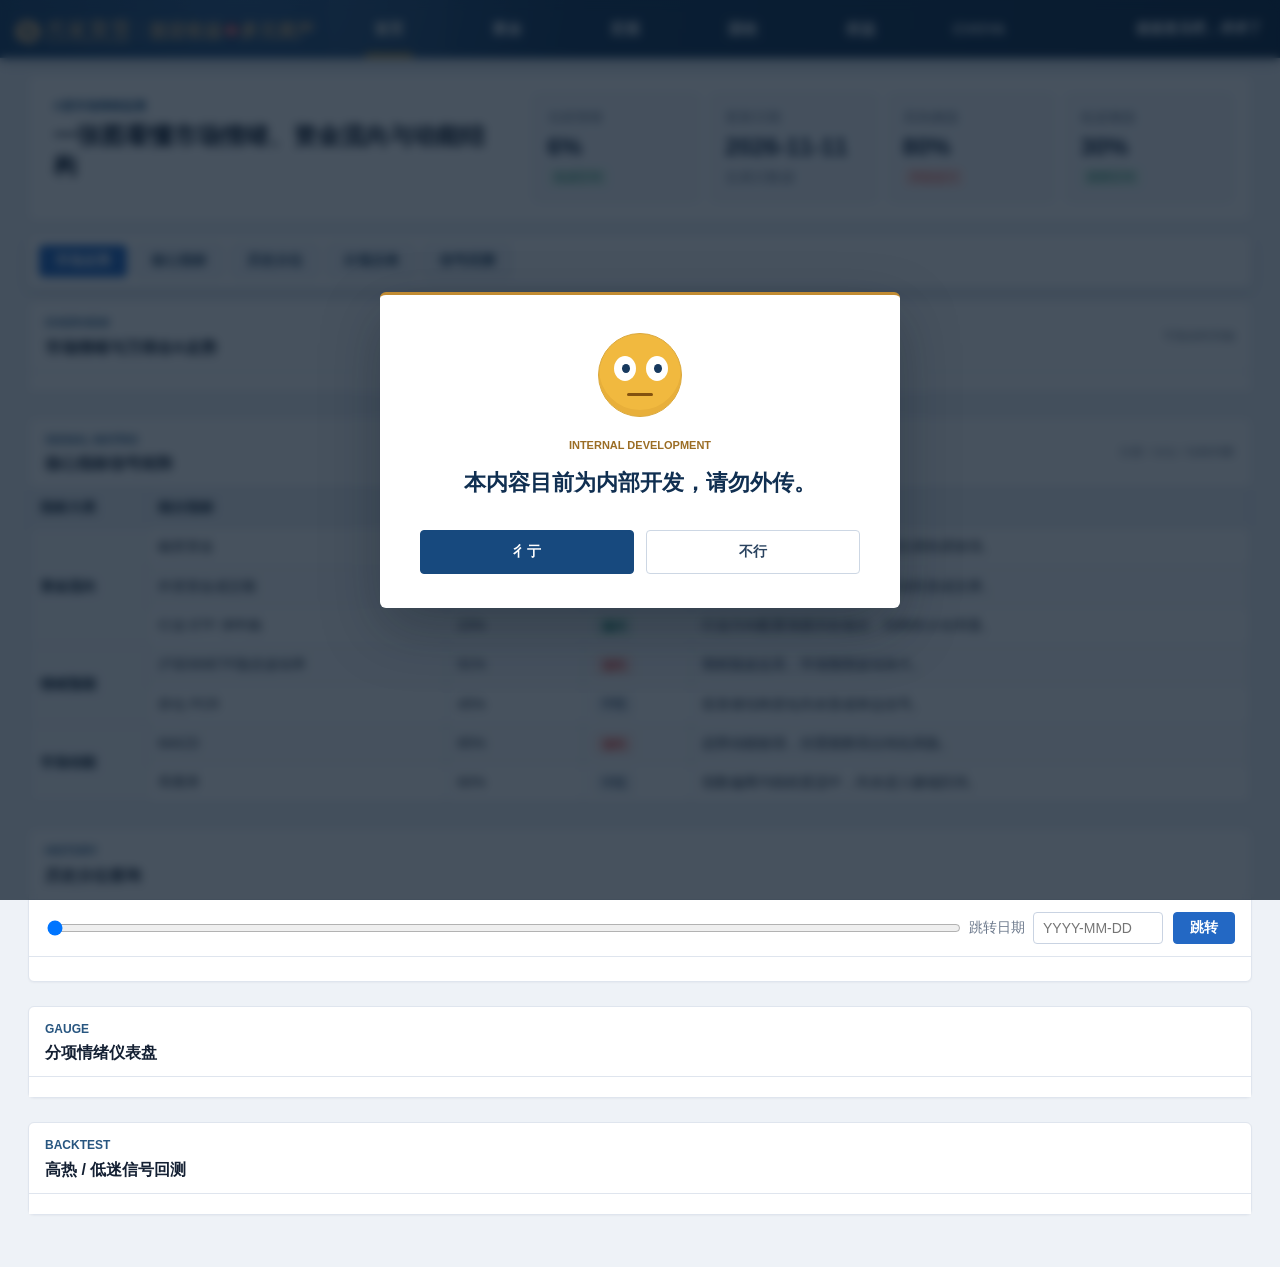
<file: index.html>
<!doctype html>
<html lang="zh-CN">
  <head>
    <meta charset="utf-8">
    <meta name="viewport" content="width=device-width, initial-scale=1">
    <title>兴证资管 - 固定收益与多元资产研究平台</title>
    <meta name="description" content="覆盖黄金、宏观、固定收益与权益研究的多资产研究平台。">
    <script src="internal-notice.js?v=4"></script>
    <link rel="stylesheet" href="styles.css?v=20260903-1">
    <link rel="stylesheet" href="equity.css?v=20261106-1">
  </head>
  <body>
    <header class="topbar">
      <a class="logo" href="#top" data-page-link="page-1" aria-label="返回首页">
        <img class="logo-image" src="brand-logo2.png" alt="兴证资管 固定收益与多元资产">
      </a>
      <nav class="main-nav" aria-label="主导航">
        <a class="active" href="#top" data-page-link="page-1">首页</a>
        <a href="#page-2" data-page-link="page-2">黄金</a>
        <a href="#page-3" data-page-link="page-3">宏观</a>
        <a href="#page-4" data-page-link="page-4">固收</a>
        <a href="#page-5" data-page-link="page-5">权益</a>
        <a href="#page-6" data-page-link="page-6">CVOYA</a>
      </nav>
      <a class="account-link" href="#top">提提意见吧，求求了</a>
    </header>

    <main id="top" class="dashboard-shell is-home">
      <section class="overview-band" aria-label="市场情绪总览">
        <div class="overview-title">
          <p>A股市场情绪监测</p>
          <h1>一张图看懂市场情绪、资金流向与动能结构</h1>
        </div>
        <div class="metric-strip" aria-label="关键指标">
          <article class="metric-card">
            <span>当前情绪</span>
            <strong>6%</strong>
            <em class="state cool">低迷区间</em>
          </article>
          <article class="metric-card">
            <span>更新日期</span>
            <strong>2026-11-11</strong>
            <em>交易日数据</em>
          </article>
          <article class="metric-card">
            <span>高热阈值</span>
            <strong>80%</strong>
            <em class="state hot">风险提示</em>
          </article>
          <article class="metric-card">
            <span>低迷阈值</span>
            <strong>30%</strong>
            <em class="state cool">观察区间</em>
          </article>
        </div>
      </section>

      <section class="workspace-tabs" aria-label="首页模块导航">
        <a class="tab-button active" href="#market-trend" data-page="page-1">市场走势</a>
        <a class="tab-button" href="#signals" data-page="page-1">核心指标</a>
        <a class="tab-button" href="#percentile" data-page="page-1">历史分位</a>
        <a class="tab-button" href="#gauge-section" data-page="page-1">分项仪表</a>
        <a class="tab-button" href="#backtest-section" data-page="page-1">信号回测</a>
      </section>

      <section id="page-1" class="page active" aria-label="情绪指标主视图">
        <section id="signals" class="module module--wide signal-module">
          <div class="module-header">
            <div>
              <p>Signal Matrix</p>
              <h2>核心指标信号矩阵</h2>
            </div>
            <span class="module-meta">日度 / 分位 / 结构判断</span>
          </div>
          <div class="table-scroll">
            <table class="signal-table">
              <thead>
                <tr>
                  <th>指标大类</th>
                  <th>细分指标</th>
                  <th>当前分位</th>
                  <th>状态</th>
                  <th>信号说明</th>
                </tr>
              </thead>
              <tbody>
                <tr>
                  <th rowspan="3">资金流向</th>
                  <td>融资资金</td>
                  <td>100%</td>
                  <td><span class="tag tag-hot">偏热</span></td>
                  <td>场内资金活跃度处于高位，短期交易热度较强。</td>
                </tr>
                <tr>
                  <td>外资资金成交额</td>
                  <td>99%</td>
                  <td><span class="tag tag-hot">偏热</span></td>
                  <td>外资成交参与度偏高，对市场流动性形成支撑。</td>
                </tr>
                <tr>
                  <td>行业 ETF 净申购</td>
                  <td>23%</td>
                  <td><span class="tag tag-cool">偏冷</span></td>
                  <td>行业方向配置强度仍在低位，结构性分化明显。</td>
                </tr>
                <tr>
                  <th rowspan="2">情绪预期</th>
                  <td>沪深300ETF隐含波动率</td>
                  <td>91%</td>
                  <td><span class="tag tag-hot">偏热</span></td>
                  <td>期权隐波走高，市场预期波动加大。</td>
                </tr>
                <tr>
                  <td>持仓 PCR</td>
                  <td>45%</td>
                  <td><span class="tag tag-mid">中性</span></td>
                  <td>投资者结构变化尚未形成单边信号。</td>
                </tr>
                <tr>
                  <th rowspan="2">市场动能</th>
                  <td>MACD</td>
                  <td>85%</td>
                  <td><span class="tag tag-hot">偏热</span></td>
                  <td>趋势动能较强，但需观察高位钝化风险。</td>
                </tr>
                <tr>
                  <td>乖离率</td>
                  <td>60%</td>
                  <td><span class="tag tag-mid">中性</span></td>
                  <td>指数偏离均线程度适中，尚未进入极端区间。</td>
                </tr>
              </tbody>
            </table>
          </div>
        </section>

        <section id="notes" class="insight-grid" aria-label="结论摘要">
          <article class="module insight-card">
            <span class="section-badge">市场判断</span>
            <h2>情绪处于中性偏热区间</h2>
            <p>综合资金流向、投资者预期与市场动能，当前市场情绪未进入极端高热，但部分资金和动能指标已经处于较高分位。</p>
          </article>
          <article class="module insight-card">
            <span class="section-badge">资金面</span>
            <h2>交易活跃度较强</h2>
            <p>融资资金和外资成交额分位偏高，说明市场参与度上升；行业 ETF 净申购仍偏弱，结构性机会更值得跟踪。</p>
          </article>
          <article class="module insight-card">
            <span class="section-badge">风险提示</span>
            <h2>避免追高单一方向</h2>
            <p>当情绪继续上行并接近高热区间时，需要重点观察波动率、成交拥挤度和趋势动能是否同步转弱。</p>
          </article>
        </section>

        <section id="charts" class="chart-grid" aria-label="图表模块">
          <article id="market-trend" class="module chart-module chart-module--wide">
            <div class="module-header">
              <div>
                <p>Overview</p>
                <h2>市场情绪与万得全A走势</h2>
              </div>
              <span class="module-meta">可拖动时间轴</span>
            </div>
            <div class="chart-frame chart-frame--centered">
              <div id="top-chart" class="plotly-graph-div"></div>
            </div>
          </article>

          <article id="backtest-section" class="module chart-module">
            <div class="module-header">
              <div>
                <p>Backtest</p>
                <h2>高热 / 低迷信号回测</h2>
              </div>
            </div>
            <div class="chart-frame chart-frame--centered">
              <div id="signal-backtest-chart" class="plotly-graph-div"></div>
            </div>
          </article>

          <article id="gauge-section" class="module chart-module">
            <div class="module-header">
              <div>
                <p>Gauge</p>
                <h2>分项情绪仪表盘</h2>
              </div>
            </div>
            <div class="chart-frame chart-frame--centered chart-frame--tall">
              <div id="gauge-chart" class="plotly-graph-div"></div>
            </div>
          </article>
        </section>

        <section id="percentile" class="module percentile-module" aria-label="历史分位查询">
          <div class="module-header">
            <div>
              <p>History</p>
              <h2>历史分位查询</h2>
            </div>
            <span class="module-meta" id="dateText"></span>
          </div>
          <div class="date-tools">
            <input id="dateSlider" type="range" min="0" value="0" aria-label="选择日期">
            <label>
              <span>跳转日期</span>
              <input id="dateInput" type="text" placeholder="YYYY-MM-DD">
            </label>
            <button id="jumpButton" type="button">跳转</button>
          </div>
          <div id="dateMsg" class="date-message"></div>
          <div id="percentile-table" class="table-scroll"></div>
        </section>
      </section>

      <section id="page-2" class="page gold-page" aria-label="黄金研究">
        <section class="module gold-model-intro">
          <div class="gold-model-titlebar">
            <div>
              <p>Gold Indicators</p>
              <h2>黄金指标</h2>
            </div>
            <div class="gold-model-tools">
              <span class="model-chip">模型说明</span>
              <label class="gold-model-date">日期 <span>待接入</span></label>
            </div>
          </div>
          <dl class="gold-method-list">
            <div><dt>更新节奏</dt><dd>周度观点与月度观点</dd></div>
            <div><dt>指标框架</dt><dd>宏观、通胀、利率、资金与市场情绪</dd></div>
            <div><dt>模型输出</dt><dd>数据接入后展示方向、强度和结论说明</dd></div>
          </dl>
        </section>

        <section class="gold-model-grid" aria-label="黄金择时模型概览">
          <div class="gold-conclusion-grid">
            <article class="gold-conclusion-card">
              <div class="gold-card-title"><span>周度</span><h3>本周结论</h3></div>
              <dl>
                <div><dt>当前信号</dt><dd><span class="signal-pending">待更新</span></dd></div>
                <div><dt>场内建议</dt><dd>--</dd></div>
                <div><dt>场外建议</dt><dd>--</dd></div>
                <div><dt>业绩回溯</dt><dd>--</dd></div>
              </dl>
            </article>
            <article class="gold-conclusion-card">
              <div class="gold-card-title"><span>月度</span><h3>本月结论</h3></div>
              <dl>
                <div><dt>当前信号</dt><dd><span class="signal-pending">待更新</span></dd></div>
                <div><dt>场内建议</dt><dd>--</dd></div>
                <div><dt>场外建议</dt><dd>--</dd></div>
                <div><dt>业绩回溯</dt><dd>--</dd></div>
              </dl>
            </article>
            <article class="gold-explanation-card">
              <div class="gold-card-title"><span>说明</span><h3>结论说明</h3></div>
              <p>模型数据尚未接入。后续将在这里展示周度、月度信号的主要驱动因素，以及配置观点与风险提示。</p>
            </article>
          </div>

          <article class="gold-timing-chart-panel">
            <div class="gold-chart-toolbar">
              <div><span class="chart-kicker">MODEL CHART</span><h3>黄金xx走势</h3></div>
              <div class="period-switch" aria-label="时间范围占位">
                <button type="button" disabled>今年以来</button>
                <button type="button" disabled>近一年</button>
                <button type="button" disabled>近三年</button>
                <button type="button" disabled>近五年</button>
                <button type="button" class="active" disabled>全部</button>
              </div>
            </div>
            <div class="gold-empty-chart" role="img" aria-label="黄金择时折线图数据待接入">
              <span>折线数据待接入</span>
            </div>
          </article>
        </section>

        <section class="module gold-signal-module" aria-label="黄金多周期信号矩阵">
          <div class="module-header">
            <div>
              <p>Signal Matrix</p>
              <h2>黄金多周期信号矩阵</h2>
            </div>
            <span class="module-meta">周度 / 月度 / 多周期</span>
          </div>
          <div class="table-scroll">
            <table class="gold-signal-table">
              <thead>
                <tr>
                  <th>指标大类</th>
                  <th>细分指标</th>
                  <th>周度</th>
                  <th>上周周度</th>
                  <th>月度</th>
                  <th>上月月度</th>
                </tr>
              </thead>
              <tbody>
                <tr><th rowspan="2">宏观环境</th><td>模块一</td><td><span>待更新</span></td><td><span>待更新</span></td><td><span>待更新</span></td><td><span>待更新</span></td></tr>
                <tr><td>模块二</td><td><span>待更新</span></td><td><span>待更新</span></td><td><span>待更新</span></td><td><span>待更新</span></td></tr>
                <tr><th rowspan="2">资金与持仓</th><td>模块三</td><td><span>待更新</span></td><td><span>待更新</span></td><td><span>待更新</span></td><td><span>待更新</span></td></tr>
                <tr><td>模块四</td><td><span>待更新</span></td><td><span>待更新</span></td><td><span>待更新</span></td><td><span>待更新</span></td></tr>
                <tr><th rowspan="2">估值与风险</th><td>模块五</td><td><span>待更新</span></td><td><span>待更新</span></td><td><span>待更新</span></td><td><span>待更新</span></td></tr>
                <tr><td>模块六</td><td><span>待更新</span></td><td><span>待更新</span></td><td><span>待更新</span></td><td><span>待更新</span></td></tr>
                <tr class="gold-signal-total"><th>综合信号</th><td>模型汇总</td><td><span>待更新</span></td><td><span>待更新</span></td><td><span>待更新</span></td><td><span>待更新</span></td></tr>
              </tbody>
            </table>
          </div>
          <div class="gold-analysis-grid">
            <div class="gold-analysis-column">
              <article><span>模块一</span><p>数据接入后展示对应指标的模型结论与变化。</p></article>
              <article><span>模块二</span><p>数据接入后展示对应指标的模型结论与变化。</p></article>
              <article><span>模块三</span><p>数据接入后展示对应指标的模型结论与变化。</p></article>
            </div>
            <div class="gold-analysis-column">
              <article><span>模块四</span><p>数据接入后展示对应指标的模型结论与变化。</p></article>
              <article><span>模块五</span><p>数据接入后展示对应指标的模型结论与变化。</p></article>
              <article><span>综合判断</span><p>模型信号、配置建议与风险提示将在这里汇总。</p></article>
            </div>
          </div>
        </section>

        <section class="module gold-signal-frequency-module" aria-labelledby="monthly-signal-title">
          <div class="module-header">
            <div>
              <p>Monthly Indicators</p>
              <h2 id="monthly-signal-title">月频指标与信号</h2>
            </div>
            <span id="monthlySignalUpdate" class="module-meta">数据更新至</span>
          </div>
          <div id="monthly-signal-summary" class="gold-monitor-table-wrap" aria-label="月频指标最新状态"></div>
          <div class="gold-signal-chart-grid">
            <article class="gold-signal-chart-card">
              <h3>GPR 月度值与信号</h3>
              <div id="monthly-gpr" class="gold-signal-chart" aria-label="GPR月度值与信号图"></div>
            </article>
            <article class="gold-signal-chart-card">
              <h3>COMEX 黄金库存与信号</h3>
              <div id="monthly-inventory" class="gold-signal-chart" aria-label="COMEX黄金库存与信号图"></div>
            </article>
            <article class="gold-signal-chart-card gold-signal-chart-card--wide">
              <h3>黄金 ETF 合计持有量与信号 (iShares和SPDR)</h3>
              <div id="monthly-etf" class="gold-signal-chart" aria-label="黄金ETF合计持有量与信号图"></div>
            </article>
          </div>
          <p class="gold-signal-source">数据来源：Wind，兴证资管</p>
        </section>

        <section class="module gold-signal-frequency-module" aria-labelledby="daily-signal-title">
          <div class="module-header">
            <div>
              <p>Daily Indicators</p>
              <h2 id="daily-signal-title">日频指标与信号</h2>
            </div>
            <span id="dailySignalUpdate" class="module-meta">数据更新至</span>
          </div>
          <div id="daily-signal-summary" class="gold-monitor-table-wrap" aria-label="日频指标最新状态"></div>
          <div class="gold-signal-chart-grid">
            <article class="gold-signal-chart-card">
              <h3>GVZ 与高波状态</h3>
              <div id="daily-gvz" class="gold-signal-chart" aria-label="GVZ与高波状态图"></div>
            </article>
            <article class="gold-signal-chart-card">
              <h3>期限基差、MA60 与生效信号</h3>
              <div id="daily-basis" class="gold-signal-chart gold-signal-chart--scrollable" aria-label="期限基差、MA60与生效信号图"></div>
            </article>
            <article class="gold-signal-chart-card gold-signal-chart-card--wide">
              <h3>黄金趋势均线与信号</h3>
              <div id="daily-trend" class="gold-signal-chart" aria-label="黄金趋势均线与信号图"></div>
            </article>
          </div>
          <p class="gold-signal-source">数据来源：Wind，兴证资管</p>
        </section>

        <div id="goldEtfDashboard" class="wgc-dashboard" aria-label="全球黄金ETF持仓与资金流动">
          <div class="wgc-dashboard-body">
            <section class="module wgc-section" id="flowSection">
              <div class="wgc-section-heading">
                <div>
                  <p class="wgc-eyebrow">Regional Flow</p>
                  <h3>黄金 ETF 区域流动</h3>
                </div>
                <span class="module-meta" id="flowDataAsOf">数据截至 2026年8月21日</span>
              </div>
              <div class="controls-row">
                <div class="toggle" id="flowUnit" aria-label="资金流动单位">
                  <button type="button" data-v="tonnes">吨</button>
                  <button type="button" data-v="usd" class="active">美元</button>
                </div>
                <div class="toggle period" id="flowFreq" aria-label="资金流动周期">
                  <button type="button" data-v="Yearly">每年</button>
                  <button type="button" data-v="Quarterly">季度</button>
                  <button type="button" data-v="Monthly">月度</button>
                  <button type="button" data-v="Weekly" class="active">每周</button>
                </div>
              </div>
              <div class="axis-head"><span id="flowLeftLabel">基金流量（亿美元）</span><span>黄金（美元/盎司）</span></div>
              <div id="flowChart" class="chart-box"></div>
              <div class="legend-boxes" id="flowLegend"></div>
              <div class="source-line">数据来源：Bloomberg、WGC、兴证资管</div>
            </section>

            <section class="module wgc-section" id="holdSection">
              <div class="wgc-section-heading">
                <div>
                  <p class="wgc-eyebrow">Assets Under Management</p>
                  <h3>黄金 ETF 资产管理规模</h3>
                </div>
                <span class="module-meta" id="holdDataAsOf">数据截至 2026年8月21日</span>
              </div>
              <div class="controls-row">
                <div class="toggle" id="holdUnit" aria-label="资产管理单位">
                  <button type="button" data-v="tonnes" class="active">吨</button>
                  <button type="button" data-v="usd">美元</button>
                </div>
                <div class="toggle period" id="holdFreq" aria-label="资产管理周期">
                  <button type="button" data-v="Yearly">每年</button>
                  <button type="button" data-v="Quarterly">季度</button>
                  <button type="button" data-v="Monthly">每月</button>
                  <button type="button" data-v="Weekly" class="active">每周</button>
                </div>
              </div>
              <div class="axis-head"><span id="holdLeftLabel">持有量（吨）</span><span>黄金（美元/盎司）</span></div>
              <div id="holdChart" class="chart-box"></div>
              <div class="legend-boxes" id="holdLegend"></div>
              <div class="source-line">数据来源：Bloomberg、WGC、兴证资管</div>
            </section>

            <section class="module wgc-section table-module" id="tableSection">
              <div class="wgc-section-heading">
                <div>
                  <p class="wgc-eyebrow">Regional Data</p>
                  <h3>区域流动数据</h3>
                </div>
              </div>
              <div class="period-and-date">
                <div class="period-tabs" id="periodTabs">
                  <button type="button" class="period-tab" data-v="Year to date"><span class="ptitle">今年以来</span><span class="psub" data-sub="Year to date"></span></button>
                  <button type="button" class="period-tab" data-v="Monthly"><span class="ptitle">月度</span><span class="psub" data-sub="Monthly"></span></button>
                  <button type="button" class="period-tab" data-v="Quarterly"><span class="ptitle">季度</span><span class="psub" data-sub="Quarterly"></span></button>
                  <button type="button" class="period-tab active" data-v="Weekly"><span class="ptitle">周度</span><span class="psub" data-sub="Weekly"></span></button>
                </div>
                <div>
                  <div class="date-control">
                    <label for="asOfDateBtn">截至日期</label>
                    <div class="date-picker" id="datePicker">
                      <input id="asOfDate" type="hidden">
                      <button id="asOfDateBtn" class="date-display" type="button" aria-haspopup="dialog" aria-expanded="false">
                        <span id="asOfDateText"></span>
                        <svg viewBox="0 0 24 24" aria-hidden="true"><rect x="3" y="5" width="18" height="16" rx="1"></rect><path d="M7 3v4M17 3v4M3 9h18"></path></svg>
                      </button>
                      <div class="calendar-popover" id="calendarPopover" hidden>
                        <div class="calendar-head"><button class="calendar-nav" id="calPrev" type="button" aria-label="上个月">‹</button><div class="calendar-title" id="calendarTitle"></div><button class="calendar-nav" id="calNext" type="button" aria-label="下个月">›</button></div>
                        <div class="calendar-weekdays"><div>一</div><div>二</div><div>三</div><div>四</div><div>五</div><div>六</div><div>日</div></div>
                        <div class="calendar-grid" id="calendarGrid"></div>
                        <div class="calendar-note">仅可选择有 WGC 数据的日期</div>
                      </div>
                    </div>
                  </div>
                  <div id="loadStatus" class="loading"></div>
                </div>
              </div>
              <div class="table-title">分区域</div>
              <div class="table-wrap"><table id="regionalTable"></table></div>
              <div class="source-line">数据来源：Bloomberg、WGC、兴证资管</div>
            </section>
          </div>
        </div>
      </section>

      <section id="page-3" class="page research-page" aria-label="宏观研究">
        <div class="module research-page-intro macro-page-intro">
          <p>Macro Research</p>
          <h2>国内宏观经济监测</h2>
          <span>增长、生产、价格与信用条件</span>
          <strong id="macroUpdateDate" class="macro-intro-date">数据读取中</strong>
        </div>
        <nav id="macroCategoryNav" class="macro-category-nav" aria-label="宏观图表分类"></nav>
        <div id="macroResearchContent" class="macro-research-content">
          <p class="macro-loading">正在载入宏观图表数据...</p>
        </div>
      </section>

      <section id="page-4" class="page research-page fixed-income-page" aria-label="固定收益研究">
        <div class="module research-page-intro macro-page-intro">
          <p>Fixed Income</p>
          <h2>固定收益市场监测</h2>
          <span>全球利率、信用利差与境内债市</span>
          <strong id="fixedIncomeUpdateDate" class="macro-intro-date">数据读取中</strong>
        </div>
        <nav id="fixedIncomeCategoryNav" class="macro-category-nav fixed-income-category-nav" aria-label="固收图表分类"></nav>
        <div id="fixedIncomeResearchContent" class="macro-research-content fixed-income-research-content">
          <p class="macro-loading">正在载入固收图表数据...</p>
        </div>
      </section>

      <section id="page-5" class="page research-page equity-page" aria-label="权益研究">
        <div class="module research-page-intro macro-page-intro">
          <p>Equity</p>
          <h2>权益市场监测</h2>
          <span>估值、行业、资金与市场风格</span>
          <strong id="equityUpdateDate" class="macro-intro-date">数据读取中</strong>
        </div>
        <nav id="equityCategoryNav" class="macro-category-nav" aria-label="权益图表分类"></nav>
        <div id="equityResearchContent" class="macro-research-content">
          <p class="macro-loading">正在载入权益图表数据...</p>
        </div>
      </section>

      <section id="page-6" class="page research-page cvoya-page" aria-label="CVOYA 航海家全球多元资产策略指数">
        <figure class="cvoya-hero">
          <img src="cvoya-hero-hd.jpg" width="2451" height="600" alt="兴证资管航海家全球多元资产策略指数 CVOYA">
        </figure>

        <section class="cvoya-product-header" aria-labelledby="cvoya-title">
          <div class="cvoya-product-copy">
            <p class="cvoya-eyebrow">CISC VOYAGER GLOBAL MULTI-ASSET STRATEGIC INDEX</p>
            <h1 id="cvoya-title">兴证资管航海家全球多元资产策略指数</h1>
            <p class="cvoya-lead">以全天候思想理念和风险平价工具为基础，用规则化的多资产配置框架应对不同经济周期。</p>
          </div>
          <dl class="cvoya-meta" aria-label="指数基本信息">
            <div><dt>Wind 代码</dt><dd>CVOYA.WI</dd></div>
            <div><dt>基点值</dt><dd>1000</dd></div>
            <div><dt>发布日期</dt><dd>2026-06-22</dd></div>
          </dl>
        </section>

        <section class="cvoya-band cvoya-overview" aria-labelledby="cvoya-overview-title">
          <div class="cvoya-section-heading">
            <span>OVERVIEW</span>
            <h2 id="cvoya-overview-title">始于预测，终于应对</h2>
          </div>
          <div class="cvoya-overview-grid">
            <div class="cvoya-prose">
              <p>2026年6月22日，兴业证券集团旗下兴证资管正式发布“航海家”系列全球多元资产策略指数家族，首位成员——兴证资管航海家全球多元资产策略指数（CISC Voyager Global Multi-Asset Strategic Index）同步登陆万得（Wind）平台。</p>
              <p>“航海家”系列秉承“始于预测，终于应对”的投资哲学，在全天候思想理念和风险平价工具的基础上迭代优化。策略指数模型综合分析宏观风险和趋势变量等因素，并内嵌动态整体控波和组合细分止损机制。</p>
              <p>指数投资范围涵盖境内外权益、固定收益、货币（贵金属）和大宗商品等多元资产，通过策略模型动态配置，以有效应对不同经济周期变化。</p>
            </div>
            <dl class="cvoya-stat-grid" aria-label="基日以来风险收益指标">
              <div><dt>基日</dt><dd>2016-01-28</dd></div>
              <div><dt>年化收益</dt><dd>9.55%</dd></div>
              <div><dt>年化波动</dt><dd>3.63%</dd></div>
              <div><dt>最大回撤</dt><dd>-3.33%</dd></div>
              <div><dt>夏普比率</dt><dd>2.63</dd></div>
              <div><dt>卡玛比率</dt><dd>2.86</dd></div>
            </dl>
          </div>
          <p class="cvoya-small-note">统计区间：2016-01-28 至 2026-06-18。历史表现不代表未来表现。</p>
        </section>

        <section class="cvoya-band cvoya-performance" aria-labelledby="cvoya-performance-title">
          <div class="cvoya-section-heading">
            <span>PERFORMANCE</span>
            <h2 id="cvoya-performance-title">风险收益表现</h2>
          </div>
          <p class="cvoya-section-lead">基日以来，策略指数在收益率、波动率和回撤控制之间取得了相对均衡的表现。</p>

          <figure class="cvoya-figure cvoya-figure-primary">
            <figcaption><span>图表 1</span>兴证资管航海家全球多元资产策略指数与同类指数净值比较（2016-01-28 至 2026-06-18）</figcaption>
            <img src="cvoya-chart-index-comparison.png" width="1270" height="536" alt="CVOYA 与同类指数净值比较图">
            <p>数据来源：Wind，兴证资管</p>
          </figure>

          <figure class="cvoya-figure">
            <figcaption><span>图表 2</span>兴证资管航海家全球多元资产策略指数与同类指数风险收益特征（2016-01-28 至 2026-06-18）</figcaption>
            <img src="cvoya-chart-risk-return.png" width="1470" height="756" alt="CVOYA 与同类指数风险收益特征表">
            <p>数据来源：Wind，兴证资管</p>
          </figure>

          <div class="cvoya-period-summary">
            <strong>2026 年以来</strong>
            <p>截至2026年6月18日，绝对收益5.51%，年化收益13.10%，年化波动5.56%，最大回撤-3.33%，夏普比率2.36，卡玛比率3.93。</p>
          </div>

          <figure class="cvoya-figure">
            <figcaption><span>图表 3</span>兴证资管航海家全球多元资产策略指数年度与月度风险收益情况（2016-01-28 至 2026-06-18）</figcaption>
            <img src="cvoya-chart-period-returns.png" width="1269" height="342" alt="CVOYA 年度与月度风险收益情况">
            <p>数据来源：Wind，兴证资管</p>
          </figure>

          <div class="cvoya-period-summary">
            <strong>长期配置视角</strong>
            <p>基日以来任一时间点持有指数一年，达到正收益的概率为99.98%，并且收益大于4%的概率达94.2%以上。</p>
          </div>

          <figure class="cvoya-figure">
            <figcaption><span>图表 4</span>兴证资管航海家全球多元资产策略指数滚动一年收益分布（2016-01-28 至 2026-06-18）</figcaption>
            <img src="cvoya-chart-rolling-return.png" width="1268" height="552" alt="CVOYA 滚动一年收益分布">
            <p>数据来源：Wind，兴证资管</p>
          </figure>
        </section>

        <section class="cvoya-band cvoya-narrative" aria-labelledby="cvoya-background-title">
          <div class="cvoya-section-heading">
            <span>01 / BACKGROUND</span>
            <h2 id="cvoya-background-title">“航海家”策略指数推出背景</h2>
          </div>
          <div class="cvoya-copy-columns">
            <p>当前全球宏观格局深度重构，地缘博弈与外部冲击趋于常态，单一资产或传统的资产配置方式难以兼顾理想收益、稳健风控和优质体验。贸易失衡和冲突带来的通胀压力，以及地缘政治变化等事件频发，可能引发阶段性流动性冲击，导致全球大类资产相关性走高。</p>
            <p>在多重约束下，资产配置思路从资产简单分散转向更低相关性的驱动因素分散，从资产趋势预测转向对市场未来不确定性的应对，从资产静态配置转向情景动态应对。</p>
            <p>“航海家”策略指数家族基于量化模型，将各类资产的风险因子进行系统性拆分、定价和重组。在严格控制因子间相关性的同时，将风险均衡配置于不同经济周期，力求提升组合跨周期适配能力。</p>
            <p>策略模型以确定性的应对框架直面不确定性的市场变化，并嵌入动态止盈和止损机制，力求缓释市场尾部风险，平抑组合波动幅度，收窄阶段回撤空间。</p>
          </div>
        </section>

        <section class="cvoya-band cvoya-construction" aria-labelledby="cvoya-construction-title">
          <div class="cvoya-section-heading">
            <span>02 / METHODOLOGY</span>
            <h2 id="cvoya-construction-title">策略指数构建原理</h2>
          </div>
          <div class="cvoya-construction-grid">
            <div class="cvoya-construction-copy">
              <div class="cvoya-prose">
                <p>QIS策略指数（Quantitative Investment Strategy）通过数据驱动和规则化算法，将多资产配置、风险溢价、趋势信号、波动率特征等投资逻辑转化为可执行、可复现的策略体系，具有“规则可显化、风险可识别、表现可跟踪”的特点。</p>
                <p>兴证资管“航海家”系列以QIS策略指数为载体，将多年研发形成的多元资产配置能力转化为标准、透明和规范的解决方案。指数按照既定规则运行，调仓机制和风险控制框架相对清晰，策略执行强调纪律性和一致性。</p>
                <p>在资产选择方面，CVOYA.WI覆盖中国和海外权益、中国固定收益和中国大宗商品四大核心资产类别，重点考量资产流动性、可投资容量、风险收益特征和资产相关性。</p>
                <p>在指数策略构建方面，CVOYA.WI围绕资产波动、趋势运行和相关性变化等核心要素进行建模，并在组合层面内嵌动态调控与细分止损机制。指数通过多类资产的差异化表现实现分散互补，在规则化框架下提升组合对不同市场环境的适应能力。</p>
              </div>
              <figure class="cvoya-figure cvoya-figure-process">
                <figcaption><span>图表 6</span>兴证资管航海家全球多元资产策略指数配置步骤</figcaption>
                <img src="cvoya-allocation-process.png" width="1145" height="141" alt="CVOYA 宏观因子映射至组合优化控制的配置步骤">
                <p>资料来源：兴证资管</p>
              </figure>
            </div>
            <figure class="cvoya-figure cvoya-figure-portrait">
              <figcaption><span>图表 5</span>兴证资管航海家全球多元资产策略指数配置标的资产</figcaption>
              <img src="cvoya-asset-universe.png" width="1146" height="1123" alt="CVOYA 配置标的资产范围">
              <p>资料来源：兴证资管</p>
            </figure>
          </div>
          <p class="cvoya-closing">指数以全天候思想理念和风险平价工具为基础，结合长短期动量、波动率、相关性及宏观场景识别等信号，动态测算并调整各类资产权重，力争把复杂的多资产配置能力转化为可跟踪、可解释、可产品化的系统化工具。</p>
        </section>

        <section class="cvoya-band" aria-labelledby="cvoya-use-title">
          <div class="cvoya-section-heading">
            <span>03 / APPLICATION</span>
            <h2 id="cvoya-use-title">QIS策略指数的运用方式</h2>
          </div>
          <p class="cvoya-section-lead">目前符合适当性要求的投资者可通过以下业务形式参与QIS策略指数：</p>
          <div class="cvoya-use-grid">
            <article><span>01</span><h3>资产管理产品</h3><p>体现策略指数表现的资管计划、公募基金等产品</p></article>
            <article><span>03</span><h3>场外衍生品</h3><p>挂钩策略指数的场外期权等衍生品交易</p></article>
            <article><span>02</span><h3>总收益互换</h3><p>挂钩策略指数的TRS业务</p></article>
            <article><span>04</span><h3>收益凭证</h3><p>挂钩策略指数的收益凭证产品</p></article>
          </div>
          <div class="cvoya-implementation"> 
            <div><h3>结构化投资</h3><p>固定收益与TRS相结合，或固定收益与场外期权相结合。</p></div>
            <div><h3>线性直投底层资产</h3><p>底层直投ETF、底层直投期货，或ETF与期货相结合。</p></div>
          </div>
        </section>

        <details class="cvoya-compliance">
          <summary>
            <span>COMPLIANCE</span>
            <strong>风险揭示和免责声明</strong>
            <em>展开阅读</em>
          </summary>
          <div class="cvoya-compliance-body">
            <h2>重要提示</h2>
            <p>本材料仅供兴证证券资产管理有限公司（简称“本公司”或“本管理人”）与投资者进行交流探讨之用，不构成任何广告或宣传推介。本公司不会因接收人收到本材料而视其为本公司的当然客户，特定产品的资管合同为确定投资者与本公司间权利义务的唯一法律安排，投资者仅在认真阅读并签署特定资管产品合同、交付资金并获得份额确认的前提下方成为本公司的客户。</p>
            <p>本材料提示的风险不足以揭示实际交易中可能遇到的全部风险，投资者可能会承受本材料所提示的风险以外的其他风险。如果投资者不理解交易风险，或者不愿意承担全部的交易风险或损失，投资者不应当开展相关交易。</p>
            <p>投资者应当知悉，本公司不对交易的预期结果进行承诺或保证。投资者须仔细阅读本材料并在充分评估自身特定需求、目标及财务状况、风险承受能力的基础上考虑相关交易决策是否适宜。在决定是否从事相关交易前，投资者可以向独立第三方寻求专家咨询意见，并应自行就交易进行数据搜集及研究。</p>
            <p>为保护自身权益，请投资者在参与投资前，对相关规则、惯例、知识有充分的了解，确保在理解相关风险类型的基础上，能够识别并充分评估此等风险可能给自身带来的任何损失。</p>
            <p>为切实保护投资者的权益，本公司基于投资者适当性管理要求，需要对投资者进行风险承受能力评估，但并不能取代投资者的自行判断，也不会降低交易的固有风险，也不会影响投资者依法应当承担的投资风险、履约责任以及费用。同时，本公司履行投资者适当性管理职责不能取代投资者本身或其投资顾问的投资判断，投资者不得以交易存续期间其不符合相关适当性标准为由拒绝承担交易结果。</p>
            <p>投资者不应当进行任何交易或参与资管产品投资，除非投资者对交易或资管业务有完全理解，包括但不限于：本公司与投资者的身份及权利义务；资管业务性质以及与资管业务、证券交易有关的市场状况；开展与终止此等资管业务的条款与条件；相关财务与经济风险敞口；以及税费、会计、合规与监管问题。</p>
            <p>投资者在交易开展前应认真阅读并充分理解交易相关的全部法律文件，包括但不限于资产管理合同、计划说明书等，以清楚知悉投资者所享有的权利和应承担的义务，并确保有能力承受可能因签署和履行相关法律文件所引起的全部风险。</p>
            <p>投资者应当知悉，本公司是资管产品的管理人，而不是投资者的投资顾问。本声明的内容不得被视为本公司为投资者提供的任何投资建议、财务咨询、产品推荐或交易担保。投资者须独自承担监控投资或交易情况的责任，所有可能的交易风险及损失由投资者自行承担。</p>
            <p>本材料中的标题仅为方便检索而设，不作为对本材料内容的解释，也不以任何方式影响本材料的规定。如本材料包含一项建议，该建议仅为一般性建议，并未考虑投资者的特定交易目标、财务状况、风险承受能力或特别的避险需求。如相关内容与投资者和本公司签署的交易协议或其他法律文件不一致，以正式签署的法律文件约定为准。</p>

            <h2>主要风险说明</h2>
            <p><strong>政策风险：</strong>因国家宏观政策发生变化，导致市场价格波动而产生风险。</p>
            <p><strong>经济周期风险：</strong>经济运行的周期性变化可能引起股票、债券价格及收益水平变化。</p>
            <p><strong>利率风险：</strong>金融市场利率波动会影响固定收益证券的价格、收益率以及企业融资成本和利润。</p>
            <p><strong>上市公司经营风险：</strong>上市公司的管理能力、财务状况、市场前景、行业竞争等因素可能导致盈利和股票价格变化。</p>
            <p><strong>信用风险：</strong>债券发行人或交易对手可能发生违约，或因信用质量降低导致证券价格下降。</p>
            <p><strong>可转换债券及可交换债券投资风险：</strong>包括但不限于收益不确定、转股或换股、偿付、资信、质押担保、回售集中兑付、流动性及周期性风险。</p>
            <p><strong>购买力风险：</strong>产品投资收益可能受到通货膨胀影响，导致实际购买力下降。</p>
            <p><strong>再投资风险：</strong>当利率下降时，固定收益证券所得利息收入再投资可能获得较低收益率。</p>
            <p><strong>法律和合规风险：</strong>法律法规、监管要求或市场规则变化，可能导致交易法律制度不明确、交易不受法律保护、协议无效或不可执行。</p>
            <p><strong>汇率风险：</strong>涉及不同货币币种的交易将承担货币价值或价格波动风险。</p>
            <p><strong>操作风险：</strong>交易人员、场所、清算机构的操作失误、违反流程或内部控制系统不完善，可能导致损失。</p>
            <p><strong>不可抗力风险：</strong>自然灾害、战争、公共卫生事件、政府行为、通讯失败、政策法规修改或监管要求调整等不可抗力事件可能影响交易正常进行。</p>
            <p><strong>交易费用：</strong>净损益可能受到销售费用、产品管理费、业绩报酬、托管费、投资交易费用及税收等影响。</p>
            <p><strong>风险管理机制：</strong>机构投资者应建立内部风险管理机制，重大决策应符合内部治理文件规定并取得有权机构或人员批准。</p>
            <p><strong>合法性、真实性及授权：</strong>投资者应确保签署及履行法律文件符合监管要求，所提供资料真实、准确、完整，并具备必要的签署、履约和资金权利。</p>
            <p><strong>与模拟历史数据的对比：</strong>历史表现或样本表现可能取自通常认为可信但未经本公司独立确认的来源，模拟表现与实际结果之间可能存在巨大差别。</p>

            <h2>免责声明</h2>
            <p>如本材料的信息来源于已公开的资料，本公司对该等信息的准确性、完整性或可靠性不作任何保证。本材料仅体现本公司基于目前可得信息和业务情况的分析推论，不属于证券研究报告范畴，相关判断可能随后续市场变化而变化。</p>
            <p>本材料涉及的板块、策略分析、个股分析仅为方便展示之用，不表明投资团队对相关标的投资价值或一定盈利的保证。过往表现不应作为预测日后表现的依据，本公司不保证本材料所含信息保持在最新状态。</p>
            <p>市场有风险，投资需谨慎。本材料中所指的投资、交易、产品及服务可能不适合个别投资者，不构成对投资者私人的咨询建议。投资者不应将本材料作为投资决策的唯一参考依据，所有可能的交易风险及损失由投资者自行承担。</p>
            <p>投资者及其相关方应当遵守廉洁从业规范，严格遵守法律法规、中国证监会规定和行业自律规则，公平竞争、合规经营、忠实勤勉、诚实守信。</p>
            <p>本材料版权仅为本公司所有，未经本公司书面许可，任何机构和个人不得对本材料内的全部或部分信息以任何形式进行翻版、复制、发表、引用或泄露给任何第三方。</p>
            <p>若本公司以外的其他机构发送本材料，由该机构独自为此发送行为负责。通过此途径获得本材料的收件人，应对本材料进行保密处理并及时通知本公司。</p>
          </div>
        </details>
      </section>
    </main>

    <script src="https://cdn.plot.ly/plotly-3.5.0.min.js" integrity="sha256-fHbNLP+GlIXN+efbQec78UkemUz3NJp7UmfGxC1tNxs=" crossorigin="anonymous"></script>
    <script src="gold-signal-series-data.js" defer></script>
    <script src="gold-monitor-data.js?v=20260826-7" defer></script>
    <script src="gold-etf.js?v=12dd16344217" defer></script>
    <script src="macro-data.js?v=298a8ba8dc00" defer></script>
    <script src="fixed-income-data.js?v=0a55a0c5c959" defer></script>
    <script src="app.js?v=cadf870e9690" defer></script>
    <script src="gold-signal-series.js?v=20260826-9" defer></script>
    <script src="macro-charts.js" defer></script>
    <script src="fixed-income-charts.js?v=20260903-3" defer></script>
    <script src="equity-data.js?v=73216867c80c" defer></script>
    <script src="equity-charts.js?v=20261106-1" defer></script>
  </body>
</html>
</file>
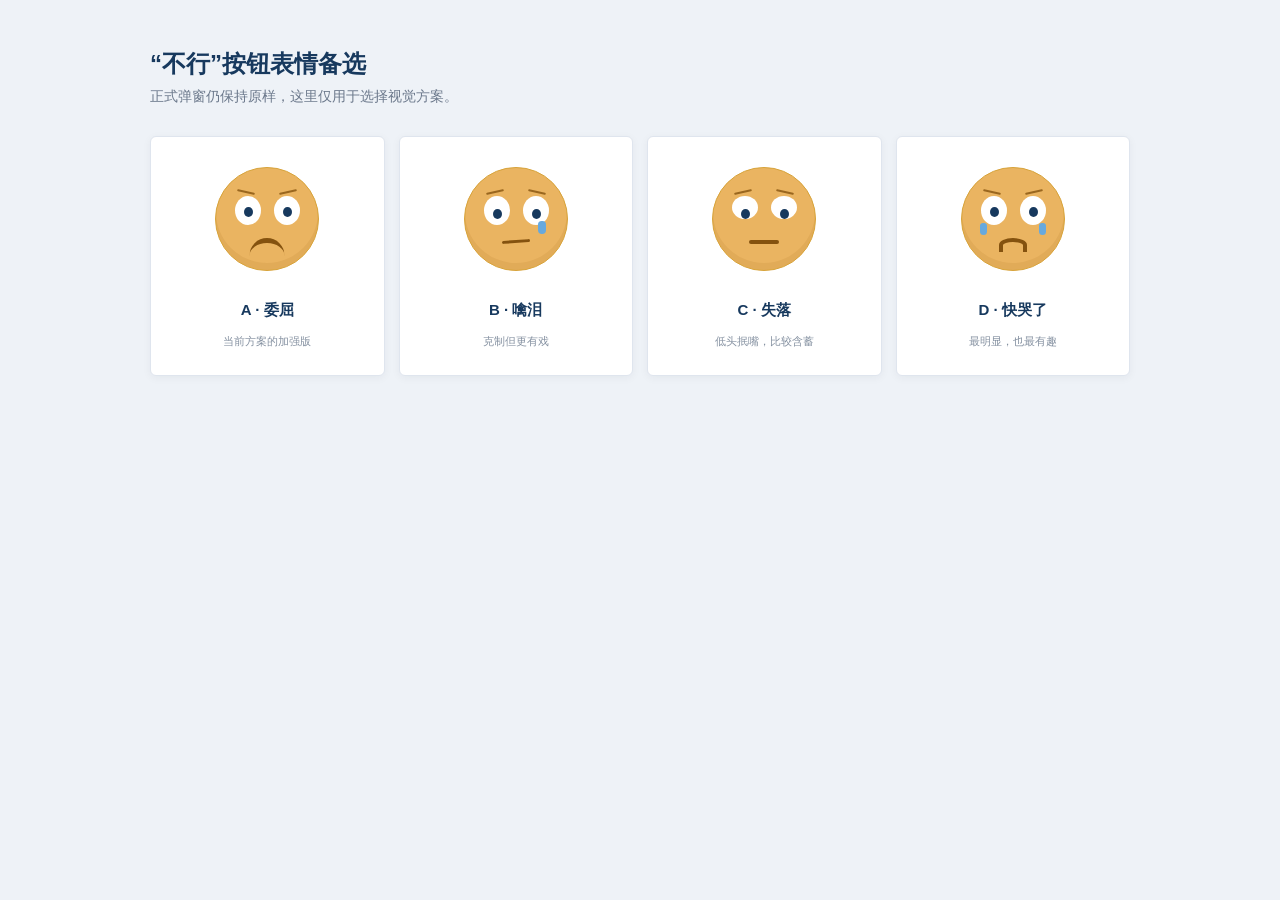
<file: notice-face-options.html>
<!doctype html>
<html lang="zh-CN">
  <head>
    <meta charset="utf-8">
    <meta name="viewport" content="width=device-width, initial-scale=1">
    <title>确认弹窗表情备选</title>
    <style>
      * { box-sizing: border-box; }
      body {
        margin: 0;
        padding: 48px 24px;
        background: #eef2f7;
        color: #17395e;
        font-family: "Microsoft YaHei", Arial, sans-serif;
      }
      main { width: min(100%, 980px); margin: 0 auto; }
      h1 { margin: 0; font-size: 24px; }
      .lead { margin: 8px 0 30px; color: #6b788b; font-size: 14px; }
      .options {
        display: grid;
        grid-template-columns: repeat(4, minmax(0, 1fr));
        gap: 14px;
      }
      article {
        display: grid;
        place-items: center;
        min-height: 240px;
        padding: 26px 18px 22px;
        background: #fff;
        border: 1px solid #dfe5ee;
        border-radius: 6px;
        box-shadow: 0 2px 8px rgba(21, 42, 68, .05);
      }
      article strong { margin-top: 22px; font-size: 15px; }
      article span { margin-top: 5px; color: #8591a1; font-size: 11px; }
      .face {
        position: relative;
        width: 104px;
        height: 104px;
        border: 1px solid #d7a33a;
        border-radius: 50%;
        background: #eab461;
        box-shadow: inset 0 -7px 0 rgba(151, 91, 12, .1);
      }
      .eyes {
        position: absolute;
        top: 28px;
        left: 19px;
        display: flex;
        gap: 13px;
      }
      .eye {
        position: relative;
        width: 26px;
        height: 29px;
        overflow: hidden;
        border-radius: 50%;
        background: #fff;
      }
      .pupil {
        position: absolute;
        top: 11px;
        left: 9px;
        width: 9px;
        height: 10px;
        border-radius: 50%;
        background: #17395e;
      }
      .mouth { position: absolute; left: 50%; transform: translateX(-50%); }
      .brow {
        position: absolute;
        top: 23px;
        width: 18px;
        height: 2px;
        border-radius: 2px;
        background: #9a671f;
      }
      .brow.left { left: 21px; transform: rotate(13deg); }
      .brow.right { right: 21px; transform: rotate(-13deg); }

      .face-a .mouth {
        top: 70px;
        width: 35px;
        height: 18px;
        border-top: 5px solid #84520f;
        border-radius: 22px 22px 0 0;
      }

      .face-b .pupil { top: 13px; }
      .face-b .brow.left { transform: rotate(-13deg); }
      .face-b .brow.right { transform: rotate(13deg); }
      .face-b .mouth {
        top: 72px;
        width: 28px;
        height: 3px;
        border-radius: 3px;
        background: #84520f;
        transform: translateX(-50%) rotate(-4deg);
      }
      .face-b .tear {
        position: absolute;
        top: 53px;
        right: 21px;
        width: 8px;
        height: 13px;
        border-radius: 7px 7px 8px 8px;
        background: #67a9de;
      }

      .face-c .eye { height: 23px; }
      .face-c .pupil { top: 13px; }
      .face-c .mouth {
        top: 72px;
        width: 30px;
        height: 4px;
        border-radius: 4px;
        background: #84520f;
      }
      .face-c .brow.left { transform: rotate(-13deg); }
      .face-c .brow.right { transform: rotate(13deg); }

      .face-d .mouth {
        top: 70px;
        width: 28px;
        height: 14px;
        border: 4px solid #84520f;
        border-bottom: 0;
        border-radius: 50% 50% 0 0;
      }
      .face-d .tear.left { left: 18px; }
      .face-d .tear.right { right: 18px; }
      .face-d .tear {
        position: absolute;
        top: 55px;
        width: 7px;
        height: 12px;
        border-radius: 7px 7px 8px 8px;
        background: #67a9de;
      }

      @media (max-width: 760px) {
        .options { grid-template-columns: repeat(2, minmax(0, 1fr)); }
      }
      @media (max-width: 420px) {
        body { padding: 28px 14px; }
        .options { grid-template-columns: 1fr; }
      }
    </style>
  </head>
  <body>
    <main>
      <h1>“不行”按钮表情备选</h1>
      <p class="lead">正式弹窗仍保持原样，这里仅用于选择视觉方案。</p>
      <section class="options" aria-label="难受表情备选方案">
        <article>
          <div class="face face-a" aria-hidden="true">
            <i class="brow left"></i><i class="brow right"></i>
            <div class="eyes"><i class="eye"><b class="pupil"></b></i><i class="eye"><b class="pupil"></b></i></div>
            <i class="mouth"></i>
          </div>
          <strong>A · 委屈</strong><span>当前方案的加强版</span>
        </article>
        <article>
          <div class="face face-b" aria-hidden="true">
            <i class="brow left"></i><i class="brow right"></i>
            <div class="eyes"><i class="eye"><b class="pupil"></b></i><i class="eye"><b class="pupil"></b></i></div>
            <i class="tear"></i><i class="mouth"></i>
          </div>
          <strong>B · 噙泪</strong><span>克制但更有戏</span>
        </article>
        <article>
          <div class="face face-c" aria-hidden="true">
            <i class="brow left"></i><i class="brow right"></i>
            <div class="eyes"><i class="eye"><b class="pupil"></b></i><i class="eye"><b class="pupil"></b></i></div>
            <i class="mouth"></i>
          </div>
          <strong>C · 失落</strong><span>低头抿嘴，比较含蓄</span>
        </article>
        <article>
          <div class="face face-d" aria-hidden="true">
            <i class="brow left"></i><i class="brow right"></i>
            <div class="eyes"><i class="eye"><b class="pupil"></b></i><i class="eye"><b class="pupil"></b></i></div>
            <i class="tear left"></i><i class="tear right"></i><i class="mouth"></i>
          </div>
          <strong>D · 快哭了</strong><span>最明显，也最有趣</span>
        </article>
      </section>
    </main>
  </body>
</html>
</file>
<file: styles.css>
:root {
  --nav: #14375c;
  --nav-deep: #102c4c;
  --nav-active: #2a5386;
  --accent: #f3b22e;
  --page: #eef2f7;
  --panel: #ffffff;
  --panel-soft: #f6f8fc;
  --line: #dfe5ee;
  --line-strong: #c9d3e2;
  --ink: #142033;
  --muted: #6b788b;
  --blue: #2368c4;
  --blue-soft: #eaf2ff;
  --red: #e9574f;
  --red-soft: #ffe9e7;
  --green: #14825f;
  --green-soft: #e6f6ef;
  --yellow-soft: #fff4dc;
}

/* CVOYA product page */
.cvoya-page {
  overflow: hidden;
  background: #fff;
  border: 1px solid var(--line);
  border-radius: 6px;
  box-shadow: 0 2px 8px rgba(21, 42, 68, 0.05);
}

.cvoya-page.active {
  gap: 0;
}

.cvoya-hero {
  margin: 0;
  overflow: hidden;
  background: #0a3b64;
}

.cvoya-hero img {
  display: block;
  width: 100%;
  height: auto;
}

.cvoya-product-header {
  display: grid;
  grid-template-columns: minmax(0, 1.2fr) minmax(520px, 0.8fr);
  gap: 54px;
  align-items: end;
  padding: 38px 48px 34px;
  background: #fff;
  border-bottom: 1px solid var(--line);
}

.cvoya-eyebrow,
.cvoya-section-heading > span {
  margin: 0 0 8px;
  color: #9b6d24;
  font-size: 11px;
  font-weight: 800;
  text-transform: uppercase;
}

.cvoya-product-copy h1 {
  max-width: 920px;
  margin: 0;
  color: #0e2c4e;
  font-size: 30px;
  line-height: 1.3;
}

.cvoya-lead {
  max-width: 900px;
  margin: 13px 0 0;
  color: #51667e;
  font-size: 16px;
}

.cvoya-meta {
  display: grid;
  grid-template-columns: repeat(3, minmax(0, 1fr));
  width: calc(100% - 56px);
  margin: 0;
  justify-self: end;
  border-top: 1px solid #ccd5e1;
  border-bottom: 1px solid #ccd5e1;
}

.cvoya-meta div {
  min-width: 0;
  min-height: 78px;
  padding: 13px 14px;
  border-right: 1px solid #dce3ec;
}

.cvoya-meta div:last-child {
  border-right: 0;
}

.cvoya-meta dt,
.cvoya-stat-grid dt {
  color: #78869a;
  font-size: 11px;
}

.cvoya-meta dd {
  margin: 3px 0 0;
  color: #0c315b;
  font-size: 18px;
  font-weight: 800;
  white-space: nowrap;
}

.cvoya-band {
  padding: 42px 48px 46px;
  background: #fff;
  border-bottom: 1px solid var(--line);
}

.cvoya-band:nth-of-type(even) {
  background: #f8fafc;
}

.cvoya-section-heading {
  margin-bottom: 25px;
}

.cvoya-section-heading h2 {
  margin: 0;
  color: #102e51;
  font-size: 24px;
}

.cvoya-section-lead {
  max-width: 980px;
  margin: -12px 0 28px;
  color: #65758a;
}

.cvoya-overview-grid {
  display: grid;
  grid-template-columns: minmax(0, 1.2fr) minmax(520px, 0.8fr);
  gap: 54px;
  align-items: start;
}

.cvoya-prose p,
.cvoya-copy-columns p {
  margin: 0 0 16px;
  color: #33465d;
  line-height: 1.85;
}

.cvoya-prose p:last-child,
.cvoya-copy-columns p:last-child {
  margin-bottom: 0;
}

.cvoya-stat-grid {
  display: grid;
  grid-template-columns: repeat(3, minmax(0, 1fr));
  margin: 0;
  border-top: 2px solid #173f69;
}

.cvoya-stat-grid div {
  min-height: 102px;
  padding: 18px 16px;
  border-right: 1px solid #dde4ed;
  border-bottom: 1px solid #dde4ed;
}

.cvoya-stat-grid div:nth-child(3n) {
  border-right: 0;
}

.cvoya-stat-grid dd {
  margin: 7px 0 0;
  color: #0c315b;
  font-size: 24px;
  font-weight: 800;
}

.cvoya-stat-grid div:nth-child(2) dd,
.cvoya-stat-grid div:nth-child(4) dd {
  color: #a76516;
}

.cvoya-small-note,
.cvoya-figure > p {
  margin: 14px 0 0;
  color: #8a95a5;
  font-size: 11px;
}

.cvoya-figure {
  margin: 0 0 42px;
  padding: 0;
}

.cvoya-performance .cvoya-figure {
  width: min(100%, 1120px);
  margin: 0 auto 40px;
}

.cvoya-performance .cvoya-period-summary {
  width: min(100%, 1060px);
  margin-right: auto;
  margin-left: auto;
}

.cvoya-figure:last-child {
  margin-bottom: 0;
}

.cvoya-figure figcaption {
  margin-bottom: 12px;
  color: #7a8798;
  font-size: 11px;
}

.cvoya-figure figcaption span {
  display: inline-block;
  margin-right: 8px;
  color: #9b6d24;
  font-weight: 800;
}

.cvoya-figure img {
  display: block;
  width: 100%;
  height: auto;
  background: #fff;
  border: 1px solid #e0e5ec;
}

.cvoya-figure-primary img {
  border-top: 2px solid #163f6b;
}

.cvoya-period-summary {
  display: grid;
  grid-template-columns: 150px minmax(0, 1fr);
  gap: 18px;
  align-items: start;
  max-width: 1060px;
  margin: 0 0 34px;
  padding: 18px 0;
  border-top: 1px solid #d8e0ea;
  border-bottom: 1px solid #d8e0ea;
}

.cvoya-period-summary strong {
  color: #193d65;
}

.cvoya-period-summary p {
  margin: 0;
  color: #5a6c81;
}

.cvoya-copy-columns {
  columns: 2;
  column-gap: 58px;
  column-rule: 1px solid #e1e6ed;
}

.cvoya-copy-columns p {
  break-inside: avoid;
}

.cvoya-construction-grid {
  display: grid;
  grid-template-columns: minmax(0, 1fr) minmax(420px, 0.72fr);
  gap: 58px;
  align-items: stretch;
}

.cvoya-construction-copy {
  display: flex;
  flex-direction: column;
  min-width: 0;
}

.cvoya-figure-portrait {
  max-width: 620px;
  justify-self: end;
}

.cvoya-prose-wide {
  max-width: 1120px;
  margin: 8px 0 28px;
}

.cvoya-figure-process {
  width: min(100%, 780px);
  margin: auto 0 0;
  padding-top: 28px;
}

.cvoya-closing {
  max-width: 1180px;
  margin: 8px 0 0;
  padding-left: 18px;
  color: #314a65;
  line-height: 1.8;
  border-left: 3px solid #c18b32;
}

.cvoya-use-grid {
  display: grid;
  grid-template-columns: repeat(4, minmax(0, 1fr));
  gap: 1px;
  overflow: hidden;
  background: #dbe2eb;
  border: 1px solid #dbe2eb;
  border-radius: 4px;
}

.cvoya-use-grid article {
  min-height: 150px;
  padding: 22px;
  background: #fff;
}

.cvoya-use-grid article > span {
  color: #b77b20;
  font-size: 11px;
  font-weight: 800;
}

.cvoya-use-grid h3,
.cvoya-implementation h3 {
  margin: 22px 0 7px;
  color: #17395e;
  font-size: 17px;
}

.cvoya-use-grid p,
.cvoya-implementation p {
  margin: 0;
  color: #68778a;
  font-size: 13px;
}

.cvoya-implementation {
  display: grid;
  grid-template-columns: repeat(2, minmax(0, 1fr));
  gap: 32px;
  margin-top: 26px;
}

.cvoya-implementation > div {
  padding-top: 16px;
  border-top: 2px solid #254f7c;
}

.cvoya-implementation h3 {
  margin-top: 0;
}

.cvoya-compliance {
  background: #f2f4f7;
  color: #778291;
  font-size: 11px;
}

.cvoya-compliance summary {
  display: grid;
  grid-template-columns: 110px minmax(0, 1fr) auto;
  gap: 18px;
  align-items: center;
  padding: 20px 48px;
  cursor: pointer;
  list-style: none;
}

.cvoya-compliance summary::-webkit-details-marker {
  display: none;
}

.cvoya-compliance summary span {
  color: #9a7b4b;
  font-size: 10px;
  font-weight: 800;
}

.cvoya-compliance summary strong {
  color: #697587;
  font-size: 12px;
}

.cvoya-compliance summary em {
  color: #8a94a2;
  font-size: 10px;
  font-style: normal;
}

.cvoya-compliance[open] summary em {
  visibility: hidden;
}

.cvoya-compliance-body {
  max-width: 1320px;
  margin: 0 auto;
  padding: 4px 48px 38px;
}

.cvoya-compliance-body h2 {
  margin: 24px 0 8px;
  color: #687587;
  font-size: 12px;
}

.cvoya-compliance-body p {
  margin: 0 0 8px;
  line-height: 1.75;
}

@media (max-width: 1180px) {
  .cvoya-product-header,
  .cvoya-overview-grid,
  .cvoya-construction-grid {
    grid-template-columns: 1fr;
  }

  .cvoya-meta {
    width: 100%;
    max-width: 680px;
    justify-self: start;
  }

  .cvoya-figure-portrait {
    max-width: 720px;
    justify-self: start;
  }

  .cvoya-use-grid {
    grid-template-columns: repeat(2, minmax(0, 1fr));
  }
}

@media (max-width: 720px) {
  .cvoya-hero img {
    width: 760px;
    max-width: none;
    margin-left: 105%;
    transform: translateX(-50%);
  }

  .cvoya-product-header,
  .cvoya-band {
    padding: 26px 18px 30px;
  }

  .cvoya-product-header {
    gap: 24px;
  }

  .cvoya-product-copy h1 {
    font-size: 23px;
  }

  .cvoya-lead {
    font-size: 14px;
  }

  .cvoya-meta,
  .cvoya-stat-grid,
  .cvoya-use-grid,
  .cvoya-implementation {
    grid-template-columns: 1fr;
  }

  .cvoya-meta div,
  .cvoya-stat-grid div,
  .cvoya-stat-grid div:nth-child(3n) {
    border-right: 0;
  }

  .cvoya-meta {
    grid-template-columns: repeat(3, minmax(0, 1fr));
  }

  .cvoya-meta div {
    border-right: 1px solid #dce3ec;
  }

  .cvoya-meta div:last-child {
    border-right: 0;
  }

  .cvoya-meta dd {
    font-size: 12px;
  }

  .cvoya-stat-grid {
    grid-template-columns: repeat(2, minmax(0, 1fr));
  }

  .cvoya-stat-grid div {
    border-right: 1px solid #dde4ed;
  }

  .cvoya-stat-grid div:nth-child(2n) {
    border-right: 0;
  }

  .cvoya-stat-grid div {
    min-height: 82px;
  }

  .cvoya-copy-columns {
    columns: 1;
    column-rule: 0;
  }

  .cvoya-period-summary {
    grid-template-columns: 1fr;
    gap: 6px;
  }

  .cvoya-figure {
    margin-bottom: 30px;
  }

  .cvoya-figure-process {
    width: 100%;
  }

  .cvoya-figure-process img {
    width: 100%;
    max-width: 100%;
  }

  .cvoya-compliance summary {
    grid-template-columns: 1fr auto;
    gap: 5px 12px;
    padding: 18px;
  }

  .cvoya-compliance summary span {
    grid-column: 1 / -1;
  }

  .cvoya-compliance-body {
    padding: 2px 18px 28px;
  }
}

* {
  box-sizing: border-box;
}

html {
  scroll-behavior: smooth;
}

body {
  min-width: 0;
  margin: 0;
  color: var(--ink);
  background: var(--page);
  font-family: "Microsoft YaHei", "PingFang SC", Arial, sans-serif;
  font-size: 14px;
  line-height: 1.55;
}

a {
  color: inherit;
  text-decoration: none;
}

button,
input {
  font: inherit;
}

.topbar {
  position: sticky;
  top: 0;
  z-index: 50;
  display: flex;
  align-items: stretch;
  height: 58px;
  color: #fff;
  background:
    radial-gradient(circle at 18% -68%, rgba(104, 160, 220, 0.34), transparent 34%),
    linear-gradient(100deg, #173f69 0%, #14375c 46%, #0f2b49 100%);
  border-bottom: 1px solid rgba(226, 237, 251, 0.12);
  box-shadow: 0 3px 12px rgba(13, 31, 52, 0.24);
}

.logo {
  position: relative;
  display: grid;
  place-items: center;
  width: 330px;
  flex: 0 0 330px;
  padding: 0 10px;
  background: linear-gradient(90deg, rgba(7, 24, 42, 0.12), rgba(7, 24, 42, 0));
  border-right: 1px solid rgba(226, 237, 251, 0.1);
}

.logo-mark {
  position: relative;
  width: 24px;
  height: 24px;
  border: 3px solid #ffffff;
  border-radius: 6px;
  transform: rotate(45deg);
}

.logo-mark::before,
.logo-mark::after {
  position: absolute;
  content: "";
  border-radius: 3px;
}

.logo-mark::before {
  inset: 4px;
  border: 3px solid #d8e4f7;
}

.logo-mark::after {
  width: 7px;
  height: 7px;
  right: -4px;
  bottom: -4px;
  background: var(--accent);
}

.logo-image {
  display: block;
  width: 100%;
  max-width: 310px;
  height: 50px;
  object-fit: contain;
  transform: translateY(3px);

}

.main-nav {
  display: flex;
  align-items: stretch;
  min-width: 0;
  overflow-x: auto;
  scrollbar-width: thin;
}

.main-nav a {
  position: relative;
  display: flex;
  align-items: center;
  justify-content: center;
  min-width: 118px;
  padding: 0 18px;
  color: rgba(255, 255, 255, 0.94);
  font-size: 15px;
  font-weight: 700;
  white-space: nowrap;
  transition: color 160ms ease, background-color 160ms ease;
}

.main-nav a:hover {
  background: rgba(255, 255, 255, 0.045);
}

.main-nav a.active {
  color: #fff8e8;
  background: rgba(255, 255, 255, 0.025);
}

.main-nav a.active::after {
  position: absolute;
  right: 50%;
  bottom: 0;
  width: 48px;
  height: 3px;
  content: "";
  background: var(--accent);
  border-radius: 3px 3px 0 0;
  box-shadow: 0 -1px 7px rgba(243, 178, 46, 0.24);
  transform: translateX(50%);
}

.account-link {
  display: flex;
  align-items: center;
  justify-content: center;
  min-width: 104px;
  padding: 0 18px;
  margin-left: auto;
  font-weight: 700;
  white-space: nowrap;
}

.dashboard-shell {
  width: min(1780px, calc(100% - 56px));
  margin: 16px auto 40px;
}

.overview-band,
.module,
.workspace-tabs {
  background: var(--panel);
  border: 1px solid var(--line);
  border-radius: 6px;
  box-shadow: 0 1px 2px rgba(23, 38, 58, 0.04);
}

.overview-band {
  display: grid;
  grid-template-columns: minmax(280px, 1fr) minmax(620px, 1.5fr);
  gap: 18px;
  align-items: stretch;
  padding: 18px;
  margin-bottom: 12px;
}

.overview-title {
  padding: 4px 6px;
}

.overview-title p,
.module-header p {
  margin: 0 0 5px;
  color: #285680;
  font-size: 12px;
  font-weight: 800;
  letter-spacing: 0;
  text-transform: uppercase;
}

.overview-title h1,
.module h2 {
  margin: 0;
  color: var(--ink);
  line-height: 1.25;
}

.overview-title h1 {
  max-width: 620px;
  font-size: 24px;
}

.metric-strip {
  display: grid;
  grid-template-columns: repeat(4, minmax(0, 1fr));
  gap: 10px;
}

.metric-card {
  min-height: 96px;
  padding: 13px 14px;
  background: var(--panel-soft);
  border: 1px solid var(--line);
  border-radius: 6px;
}

.metric-card span,
.metric-card em {
  display: block;
  color: var(--muted);
  font-style: normal;
}

.metric-card strong {
  display: block;
  margin: 4px 0 6px;
  color: #10233e;
  font-size: 24px;
  line-height: 1.2;
}

.state {
  width: fit-content;
  padding: 1px 7px;
  border-radius: 4px;
  font-size: 12px;
}

.state.neutral {
  color: var(--blue);
  background: var(--blue-soft);
}

.state.hot {
  color: var(--red);
  background: var(--red-soft);
}

.state.cool {
  color: var(--green);
  background: var(--green-soft);
}

.workspace-tabs {
  position: sticky;
  top: 66px;
  z-index: 40;
  display: flex;
  gap: 8px;
  padding: 10px;
  margin-bottom: 12px;
  overflow-x: auto;
  box-shadow: 0 5px 14px rgba(23, 38, 58, 0.1);
}

.dashboard-shell:not(.is-home) > .overview-band,
.dashboard-shell:not(.is-home) > .workspace-tabs {
  display: none;
}

.tab-button {
  display: inline-flex;
  align-items: center;
  justify-content: center;
  height: 32px;
  padding: 0 15px;
  color: #23415f;
  background: #f3f6fb;
  border: 1px solid var(--line-strong);
  border-radius: 4px;
  cursor: pointer;
  font-weight: 700;
  white-space: nowrap;
}

.tab-button:hover {
  background: #e9f0fb;
}

.tab-button.active {
  color: #fff;
  background: var(--blue);
  border-color: var(--blue);
}

#top,
#market-trend,
#signals,
#percentile,
#gauge-section,
#backtest-section,
#page-2,
#page-3,
#page-4,
#page-5,
#page-6 {
  scroll-margin-top: 82px;
}

#market-trend,
#signals,
#percentile,
#gauge-section,
#backtest-section {
  scroll-margin-top: 128px;
}

.page {
  display: none;
}

.page.active {
  display: block;
}

.module {
  margin-bottom: 12px;
}

.module-header {
  display: flex;
  align-items: center;
  justify-content: space-between;
  gap: 16px;
  padding: 13px 16px;
  border-bottom: 1px solid var(--line);
}

.module h2 {
  font-size: 16px;
}

.module-meta {
  color: var(--muted);
  font-size: 12px;
  white-space: nowrap;
}

.table-scroll {
  overflow-x: auto;
}

.signal-table,
.percentile-table {
  width: 100%;
  border-collapse: collapse;
  background: #fff;
}

.signal-table th,
.signal-table td,
.percentile-table th,
.percentile-table td {
  padding: 8px 10px;
  border: 1px solid var(--line);
  text-align: left;
  vertical-align: middle;
}

.signal-table thead th,
.percentile-table thead th {
  color: #0f2035;
  background: #edf1f6;
  font-weight: 800;
}

.signal-table tbody th {
  width: 118px;
  color: #0b1c2f;
  background: #f7f9fc;
}

.signal-table tbody tr:nth-child(even) td {
  background: #fafbfd;
}

.tag {
  display: inline-flex;
  align-items: center;
  justify-content: center;
  min-width: 38px;
  height: 22px;
  padding: 0 8px;
  border-radius: 4px;
  font-size: 12px;
  font-weight: 700;
}

.tag-hot {
  color: var(--red);
  background: var(--red-soft);
}

.tag-mid {
  color: #51657f;
  background: #eef2f6;
}

.tag-cool {
  color: var(--green);
  background: var(--green-soft);
}

.insight-grid {
  display: grid;
  grid-template-columns: repeat(3, minmax(0, 1fr));
  gap: 12px;
  margin-bottom: 12px;
}

.insight-card {
  padding: 15px 16px;
}

.section-badge {
  display: inline-flex;
  align-items: center;
  height: 24px;
  padding: 0 9px;
  margin-bottom: 10px;
  color: #fff;
  background: var(--blue);
  border-radius: 4px;
  font-size: 12px;
  font-weight: 800;
}

.insight-card p {
  margin: 10px 0 0;
  color: #29384b;
}

.chart-grid {
  display: grid;
  grid-template-columns: 1fr;
  gap: 12px;
}

#page-1.active {
  display: flex;
  flex-direction: column;
  gap: 12px;
}

#page-1.active #charts {
  display: contents;
}

#page-1.active #charts .chart-module--wide {
  order: 1;
}

#page-1.active #signals {
  order: 2;
}

#page-1.active #percentile {
  order: 3;
  margin-top: 0;
}

#page-1.active #charts article:nth-child(3) {
  order: 4;
}

#page-1.active #charts article:nth-child(2) {
  order: 5;
}

#page-1.active #notes {
  display: none;
}

.chart-module {
  min-width: 0;
}

.chart-frame {
  min-width: 0;
  padding: 10px;
  overflow-x: auto;
  background: #fff;
}

.chart-frame--centered {
  display: grid;
  justify-content: center;
  justify-items: center;
}

.chart-frame--tall {
  max-height: none;
  overflow: visible;
}

.plotly-graph-div {
  max-width: 100%;
  margin: 0 auto;
}

.chart-frame--centered .plotly-graph-div,
.chart-frame--centered .js-plotly-plot,
.chart-frame--centered .plot-container,
.chart-frame--centered .svg-container {
  justify-self: center;
  margin-right: auto !important;
  margin-left: auto !important;
}

.percentile-module {
  margin-top: 12px;
}

.date-tools {
  display: grid;
  grid-template-columns: minmax(220px, 1fr) auto auto;
  gap: 10px;
  align-items: center;
  padding: 12px 16px;
  border-bottom: 1px solid var(--line);
}

.date-tools label {
  display: flex;
  align-items: center;
  gap: 8px;
  color: var(--muted);
  white-space: nowrap;
}

.date-tools input[type="range"] {
  width: 100%;
}

.date-tools input[type="text"] {
  width: 130px;
  height: 32px;
  padding: 0 9px;
  border: 1px solid var(--line-strong);
  border-radius: 4px;
}

.date-tools button {
  height: 32px;
  padding: 0 16px;
  color: #fff;
  background: var(--blue);
  border: 1px solid var(--blue);
  border-radius: 4px;
  cursor: pointer;
  font-weight: 700;
}

.date-message {
  min-height: 24px;
  padding: 6px 16px 0;
  color: var(--muted);
  font-size: 12px;
}

.percentile-table-wrap {
  padding: 0 16px 16px;
  overflow-x: auto;
}

.percentile-table {
  min-width: 760px;
  font-size: 13px;
}

.percentile-table td,
.percentile-table th {
  text-align: center;
}

.percentile-table .group-cell {
  color: #0f2035;
  background: #f3f6fb;
  font-weight: 800;
}

.placeholder-page {
  padding: 22px;
}

.placeholder-page p {
  margin: 8px 0 0;
  color: var(--muted);
}

.research-page.active {
  display: flex;
  flex-direction: column;
  gap: 12px;
}

.research-page-intro {
  padding: 24px;
}

.research-page-intro > p {
  margin: 0 0 4px;
  color: #285680;
  font-size: 12px;
  font-weight: 800;
  text-transform: uppercase;
}

.research-page-intro > h2 {
  margin: 0 0 8px;
  font-size: 24px;
}

.research-page-intro > span {
  color: var(--muted);
}

.research-module-grid {
  display: grid;
  grid-template-columns: repeat(3, minmax(0, 1fr));
  gap: 12px;
}

.research-module-grid article {
  min-height: 168px;
  padding: 22px;
  background: #fff;
  border: 1px solid var(--line);
  border-radius: 6px;
  box-shadow: 0 1px 2px rgba(23, 38, 58, 0.04);
}

.research-module-grid article > span {
  color: #b77b20;
  font-size: 12px;
  font-weight: 800;
}

.research-module-grid h3 {
  margin: 20px 0 6px;
  color: #17304d;
  font-size: 18px;
}

.research-module-grid p {
  margin: 0;
  color: var(--muted);
}

.macro-page-intro {
  display: grid;
  grid-template-columns: minmax(0, 1fr) auto;
  column-gap: 24px;
}

.macro-page-intro > p,
.macro-page-intro > h2,
.macro-page-intro > span {
  grid-column: 1;
}

.macro-intro-date {
  grid-column: 2;
  grid-row: 1 / span 3;
  align-self: center;
  justify-self: end;
  color: #516b88;
  font-size: 13px;
  font-weight: 700;
  white-space: nowrap;
}

@media (max-width: 520px) {
  .macro-page-intro {
    grid-template-columns: 1fr;
  }

  .macro-intro-date {
    grid-column: 1;
    grid-row: auto;
    justify-self: start;
    margin-top: 10px;
  }
}

.macro-category-nav {
  position: sticky;
  top: 66px;
  z-index: 40;
  display: flex;
  gap: 6px;
  padding: 9px 10px;
  overflow-x: auto;
  background: #fff;
  border: 1px solid var(--line);
  border-radius: 6px;
  box-shadow: 0 5px 14px rgba(23, 38, 58, 0.1);
}

.macro-category-nav a {
  display: inline-flex;
  align-items: center;
  justify-content: center;
  flex: 0 0 auto;
  min-width: 78px;
  height: 34px;
  padding: 0 16px;
  color: #29496c;
  background: #f4f7fb;
  border: 1px solid #d5dfeb;
  border-radius: 4px;
  font-size: 13px;
  font-weight: 800;
  text-decoration: none;
}

.macro-category-nav a:hover,
.macro-category-nav a.active {
  color: #fff;
  background: #2767ad;
  border-color: #2767ad;
}

.macro-research-content {
  display: grid;
  gap: 20px;
}

.macro-loading,
.macro-error {
  padding: 28px;
  margin: 0;
  color: var(--muted);
  background: #fff;
  border: 1px solid var(--line);
  border-radius: 6px;
  text-align: center;
}

.macro-error {
  color: #a33a33;
}

.macro-category {
  scroll-margin-top: 128px;
}

.macro-category-header {
  display: flex;
  align-items: flex-end;
  justify-content: space-between;
  gap: 18px;
  min-height: 54px;
  padding: 0 2px 9px;
  border-bottom: 1px solid #cbd7e4;
}

.macro-category-title {
  display: flex;
  align-items: center;
  gap: 12px;
}

.macro-category-index {
  color: #b57b20;
  font-size: 12px;
  font-weight: 800;
}

.macro-category-header h3 {
  margin: 0;
  color: #162f4d;
  font-size: 20px;
}

.macro-category-header p {
  margin: 0;
  color: var(--muted);
  font-size: 12px;
}

.macro-chart-grid {
  display: grid;
  grid-template-columns: repeat(2, minmax(0, 1fr));
  gap: 12px;
  padding-top: 12px;
}

.macro-chart-grid.is-single {
  grid-template-columns: minmax(0, 1fr);
}

.macro-chart-grid.is-stacked {
  grid-template-columns: minmax(0, 1fr);
}

.macro-chart-grid.is-odd .macro-chart-card:last-child {
  grid-column: 1 / -1;
}

.macro-chart-card {
  min-width: 0;
  overflow: hidden;
  background: #fff;
  border: 1px solid var(--line);
  border-radius: 6px;
  box-shadow: 0 1px 2px rgba(23, 38, 58, 0.05);
}

.macro-chart-card-header {
  display: flex;
  align-items: center;
  justify-content: space-between;
  gap: 14px;
  min-height: 54px;
  padding: 10px 13px;
  background: #f8fafc;
  border-bottom: 1px solid #e2e8f0;
}

.macro-chart-card-header h4 {
  margin: 0;
  color: #172f4c;
  font-size: 15px;
}

.macro-chart-card-header p {
  margin: 3px 0 0;
  color: #8490a1;
  font-size: 11px;
}

.macro-period-switch {
  display: inline-flex;
  flex: 0 0 auto;
  gap: 0;
}

.macro-period-switch button {
  min-width: 43px;
  height: 28px;
  padding: 0 9px;
  color: #315271;
  background: #fff;
  border: 1px solid #c8d4e2;
  border-right-width: 0;
  font: inherit;
  font-size: 11px;
  cursor: pointer;
}

.macro-period-switch button:first-child {
  border-radius: 4px 0 0 4px;
}

.macro-period-switch button:last-child {
  border-right-width: 1px;
  border-radius: 0 4px 4px 0;
}

.macro-period-switch button.active {
  color: #fff;
  background: #2767ad;
  border-color: #2767ad;
}

.macro-chart {
  width: 100%;
  min-height: 370px;
}

.macro-chart-card.is-categorical .macro-chart {
  min-height: 430px;
}

.macro-source-note {
  margin: -4px 2px 0;
  color: #8a96a6;
  font-size: 11px;
}

.fixed-income-page {
  padding: 0;
  background: transparent;
}

.fixed-income-chart-card {
  display: flex;
  min-width: 0;
  flex-direction: column;
}

.fixed-income-chart {
  width: 100%;
  min-height: 405px;
}

.fixed-income-chart-grid.is-single .fixed-income-chart {
  min-height: 430px;
}

.fixed-income-chart-source {
  margin: auto 0 0;
  padding: 0 14px 11px;
  color: #8a96a6;
  font-size: 11px;
  text-align: right;
}

.fixed-income-period-switch button:focus-visible {
  outline: 2px solid #77a9dc;
  outline-offset: 2px;
}

.gold-page {
  padding: 0;
  background: transparent;
}

.gold-page.active {
  display: flex;
  flex-direction: column;
  gap: 12px;
}

.gold-model-intro {
  margin-bottom: 0;
  overflow: hidden;
}

.gold-model-titlebar {
  display: flex;
  align-items: center;
  justify-content: space-between;
  gap: 20px;
  padding: 18px 20px;
  border-bottom: 1px solid var(--line);
}

.gold-model-titlebar p {
  margin: 0 0 4px;
  color: #9a6518;
  font-size: 12px;
  font-weight: 800;
  text-transform: uppercase;
}

.gold-model-titlebar h2 {
  margin: 0;
  font-size: 23px;
}

.gold-model-tools {
  display: flex;
  align-items: center;
  gap: 12px;
}

.model-chip {
  display: inline-flex;
  align-items: center;
  height: 30px;
  padding: 0 11px;
  color: #1f5fae;
  background: #edf4ff;
  border: 1px solid #cdddf3;
  border-radius: 4px;
  font-size: 12px;
  font-weight: 800;
}

.gold-model-date {
  display: inline-flex;
  align-items: center;
  gap: 8px;
  color: var(--muted);
  white-space: nowrap;
}

.gold-model-date span {
  min-width: 92px;
  padding: 5px 9px;
  color: #65748a;
  background: #f5f7fa;
  border: 1px solid var(--line);
  border-radius: 4px;
  text-align: center;
}

.gold-method-list {
  display: grid;
  gap: 7px;
  padding: 13px 20px 15px;
  margin: 0;
  color: #1e3e65;
  background: #f2f7fd;
}

.gold-method-list div {
  display: grid;
  grid-template-columns: 74px minmax(0, 1fr);
  gap: 8px;
}

.gold-method-list dt {
  font-weight: 800;
}

.gold-method-list dd {
  margin: 0;
}

.gold-model-grid {
  display: grid;
  grid-template-columns: minmax(420px, 0.92fr) minmax(560px, 1.45fr);
  gap: 12px;
}

.gold-conclusion-grid {
  display: grid;
  grid-template-columns: repeat(2, minmax(0, 1fr));
  gap: 12px;
}

.gold-conclusion-card,
.gold-explanation-card,
.gold-timing-chart-panel {
  background: #fff;
  border: 1px solid var(--line);
  border-radius: 6px;
  box-shadow: 0 1px 2px rgba(23, 38, 58, 0.04);
}

.gold-conclusion-card,
.gold-explanation-card {
  overflow: hidden;
}

.gold-explanation-card {
  grid-column: 1 / -1;
}

.gold-card-title {
  display: flex;
  align-items: center;
  gap: 9px;
  min-height: 40px;
  padding: 8px 12px;
  background: #fff6e5;
  border-bottom: 1px solid #f1dfbf;
}

.gold-card-title > span {
  display: inline-flex;
  align-items: center;
  height: 22px;
  padding: 0 7px;
  color: #fff;
  background: #b9781c;
  border-radius: 3px;
  font-size: 11px;
  font-weight: 800;
}

.gold-card-title h3 {
  margin: 0;
  color: #1d2e43;
  font-size: 15px;
}

.gold-conclusion-card dl {
  display: grid;
  gap: 10px;
  padding: 13px;
  margin: 0;
}

.gold-conclusion-card dl div {
  display: grid;
  grid-template-columns: 74px minmax(0, 1fr);
  gap: 8px;
}

.gold-conclusion-card dt {
  color: #1d2e43;
  font-weight: 800;
}

.gold-conclusion-card dd {
  margin: 0;
  color: #516176;
}

.signal-pending,
.gold-signal-table td span {
  display: inline-flex;
  align-items: center;
  min-height: 22px;
  padding: 1px 8px;
  color: #627187;
  background: #eef1f5;
  border-radius: 4px;
  font-size: 12px;
}

.gold-explanation-card p {
  min-height: 76px;
  padding: 14px;
  margin: 0;
  color: #405169;
  line-height: 1.8;
}

.gold-timing-chart-panel {
  min-width: 0;
  padding: 14px 16px 16px;
}

.gold-chart-toolbar {
  display: flex;
  align-items: flex-end;
  justify-content: space-between;
  gap: 16px;
  padding-bottom: 12px;
}

.chart-kicker {
  color: #9a6518;
  font-size: 11px;
  font-weight: 800;
}

.gold-chart-toolbar h3 {
  margin: 2px 0 0;
  color: #19324f;
  font-size: 16px;
}

.period-switch {
  display: flex;
  gap: 5px;
}

.period-switch button {
  height: 29px;
  padding: 0 10px;
  color: #53647a;
  background: #f4f6f9;
  border: 1px solid var(--line);
  border-radius: 4px;
}

.period-switch button.active {
  color: #fff;
  background: #2768bd;
  border-color: #2768bd;
}

.gold-empty-chart {
  position: relative;
  display: grid;
  place-items: center;
  min-height: 340px;
  color: #97a2b2;
  background-color: #fff;
  background-image: repeating-linear-gradient(to bottom, transparent 0, transparent 67px, #edf1f5 68px);
  border-bottom: 1px solid #9fb0c4;
  border-left: 1px solid #9fb0c4;
}

.gold-empty-chart span {
  padding: 5px 9px;
  background: rgba(255, 255, 255, 0.92);
  font-size: 12px;
}

.gold-signal-module {
  overflow: hidden;
}

.gold-signal-table {
  width: 100%;
  min-width: 920px;
  border-collapse: collapse;
  font-size: 13px;
}

.gold-signal-table th,
.gold-signal-table td {
  height: 36px;
  padding: 6px 12px;
  border: 1px solid #dfe5ed;
  text-align: left;
}

.gold-signal-table thead th {
  color: #17283c;
  background: #eef2f7;
  font-weight: 800;
}

.gold-signal-table tbody th {
  width: 150px;
  color: #203a5a;
  background: #f7f9fc;
  font-weight: 800;
}

.gold-signal-table tbody tr:nth-child(even) td {
  background: #fafbfd;
}

.gold-signal-total th,
.gold-signal-total td {
  background: #fff6e4 !important;
}

.gold-analysis-grid {
  display: grid;
  grid-template-columns: repeat(2, minmax(0, 1fr));
  gap: 12px;
  padding: 14px;
  border-top: 1px solid var(--line);
}

.gold-analysis-column {
  padding: 12px 14px;
  background: #f5f7fb;
  border: 1px solid #e5eaf1;
  border-radius: 5px;
}

.gold-analysis-column article + article {
  margin-top: 12px;
}

.gold-analysis-column article > span {
  display: inline-flex;
  align-items: center;
  height: 22px;
  padding: 0 8px;
  color: #fff;
  background: #2d6fc4;
  border-radius: 3px;
  font-size: 11px;
  font-weight: 800;
}

.gold-analysis-column p {
  margin: 6px 0 0;
  color: #3d4e64;
}

.gold-volatility-module {
  margin-top: 0;
}

.gold-module {
  padding: 22px 24px 18px;
}

.gold-summary {
  display: flex;
  flex-wrap: wrap;
  align-items: center;
  gap: 20px;
  padding: 2px 0 8px;
  color: #334e70;
  font-size: 13px;
}

.gold-summary-item {
  display: inline-flex;
  align-items: center;
  gap: 8px;
}

.legend-line,
.legend-swatch,
.legend-signal {
  display: inline-block;
  flex: 0 0 auto;
}

.legend-line {
  width: 26px;
  height: 0;
  border-top: 3px solid #b7791f;
}

.legend-swatch {
  width: 22px;
  height: 12px;
  border: 1px solid rgba(216, 139, 34, 0.38);
  background: rgba(241, 184, 77, 0.24);
}

.legend-signal {
  width: 26px;
  height: 12px;
  border-bottom: 2px solid #d97706;
}

.gold-chart-frame {
  position: relative;
  min-height: 560px;
  padding: 0;
  overflow: hidden;
}

.gold-axis-label {
  position: absolute;
  left: 18px;
  z-index: 2;
  color: #203552;
  font-size: 14px;
  line-height: 1;
  pointer-events: none;
}

.gold-axis-label--gvz {
  top: 50%;
}

#gold-volatility-chart {
  width: 100%;
  min-height: 560px;
}

.gold-data-note {
  margin: 8px 2px 0;
  color: var(--muted);
  font-size: 12px;
  text-align: right;
}

.gold-signal-frequency-module {
  padding: 0 24px 16px;
}

.gold-signal-frequency-module > .module-header {
  margin: 0 -24px 18px;
}

.gold-monitor-table-wrap {
  margin: 0 0 16px;
  overflow-x: auto;
  border: 1px solid #dbe3ed;
  border-radius: 5px;
  background: #fff;
}

.gold-monitor-table {
  width: 100%;
  min-width: 1080px;
  border-collapse: collapse;
  table-layout: fixed;
  color: #173653;
  font-size: 13px;
}

.gold-monitor-table th,
.gold-monitor-table td {
  padding: 10px 14px;
  border-bottom: 1px solid #e3e9f1;
  text-align: left;
  vertical-align: middle;
}

.gold-monitor-table thead th {
  color: #244460;
  background: #eef3f8;
  font-size: 12px;
  font-weight: 700;
}

.gold-monitor-table tbody tr:last-child td {
  border-bottom: 0;
}

.gold-monitor-table tbody tr:nth-child(even) td {
  background: #fafbfd;
}

.gold-monitor-table th:nth-child(1),
.gold-monitor-table td:nth-child(1) {
  width: 13%;
}

.gold-monitor-table th:nth-child(2),
.gold-monitor-table td:nth-child(2) {
  width: 9%;
  text-align: center;
}

.gold-monitor-table th:nth-child(4),
.gold-monitor-table td:nth-child(4) {
  width: 12%;
  text-align: center;
}

.gold-monitor-table th:nth-child(3),
.gold-monitor-table td:nth-child(3) {
  width: 14%;
  text-align: center;
}

.gold-monitor-table th:nth-child(5),
.gold-monitor-table td:nth-child(5) {
  width: 16%;
}

.gold-monitor-table th:nth-child(6),
.gold-monitor-table td:nth-child(6) {
  width: 36%;
}

.gold-monitor-rule {
  color: #334b64;
  line-height: 1.6;
}

.gold-monitor-signal,
.gold-monitor-status {
  display: inline-flex;
  align-items: center;
  min-height: 24px;
  border-radius: 4px;
  font-weight: 700;
  line-height: 1;
}

.gold-monitor-signal {
  justify-content: center;
  min-width: 30px;
  padding: 0 9px;
  border: 1px solid transparent;
}

.gold-monitor-signal--on {
  color: #067647;
  background: #dff5e9;
  border-color: #b7e3cc;
}

.gold-monitor-signal--off {
  color: #b54708;
  background: #fff0e8;
  border-color: #f4c7aa;
}

.gold-monitor-status {
  padding: 0 10px;
}

.gold-monitor-status--on {
  color: #087f5b;
  background: #eef8f3;
}

.gold-monitor-status--off {
  color: #b54708;
  background: #fff3ec;
}

.gold-signal-chart-grid {
  display: grid;
  grid-template-columns: repeat(2, minmax(0, 1fr));
  gap: 14px;
}

.gold-signal-chart-card {
  position: relative;
  min-width: 0;
  padding: 14px 14px 8px;
  background: #fff;
  border: 1px solid #dbe3ed;
  border-radius: 5px;
}

.gold-signal-chart-card--wide {
  grid-column: 1 / -1;
}

.gold-signal-chart-card h3 {
  margin: 0;
  color: #173653;
  font-size: 14px;
  line-height: 1.35;
}

.gold-signal-chart-head {
  display: flex;
  align-items: center;
  justify-content: space-between;
  gap: 12px;
  min-height: 38px;
}

.gold-signal-period-controls {
  display: inline-flex;
  flex: 0 0 auto;
  margin-left: auto;
}

.gold-signal-period-controls button {
  min-width: 52px;
  height: 34px;
  padding: 0 10px;
  color: #17395f;
  background: #fff;
  border: 1px solid #b9c7da;
  border-right-width: 0;
  font: inherit;
  font-size: 12px;
  cursor: pointer;
}

.gold-signal-period-controls button:first-child {
  border-radius: 4px 0 0 4px;
}

.gold-signal-period-controls button:last-child {
  border-right-width: 1px;
  border-radius: 0 4px 4px 0;
}

.gold-signal-period-controls button:hover,
.gold-signal-period-controls button:focus-visible {
  position: relative;
  color: #0d4f8b;
  background: #f2f6fb;
  outline: none;
}

.gold-signal-period-controls button.is-active {
  color: #fff;
  background: #2f6fb5;
  border-color: #2f6fb5;
}

.gold-signal-basis-legend {
  position: absolute;
  z-index: 2;
  top: 70px;
  left: 78px;
  display: flex;
  align-items: center;
  gap: 18px;
  color: #203552;
  font-size: 11px;
  line-height: 1;
  pointer-events: none;
}

.gold-signal-basis-legend span {
  display: inline-flex;
  align-items: center;
  gap: 7px;
  white-space: nowrap;
}

.gold-signal-legend-line {
  display: block;
  width: 34px;
  height: 0;
  border-top: 2px solid;
}

.gold-signal-legend-line--raw {
  border-color: #165aa7;
}

.gold-signal-legend-line--ma {
  border-color: #d08322;
}

.gold-signal-legend-box {
  display: block;
  width: 13px;
  height: 13px;
  background: rgba(89, 145, 207, 0.25);
  border: 1px solid rgba(89, 145, 207, 0.65);
}

.gold-signal-chart {
  width: 100%;
  height: 410px;
}

.gold-signal-chart--scrollable {
  height: 485px;
}

.gold-signal-source {
  margin: 10px 2px 0;
  color: var(--muted);
  font-size: 11px;
  text-align: right;
}

@media (max-width: 1350px) {
  .gold-signal-chart-grid {
    grid-template-columns: 1fr;
  }

  .gold-signal-chart-card--wide {
    grid-column: auto;
  }
}

@media (max-width: 720px) {
  .gold-signal-frequency-module {
    padding-right: 12px;
    padding-left: 12px;
  }

  .gold-signal-frequency-module > .module-header {
    margin-right: -12px;
    margin-left: -12px;
  }

  .gold-signal-chart-card {
    padding-right: 8px;
    padding-left: 8px;
  }

  .gold-signal-chart-head {
    align-items: flex-start;
    flex-wrap: wrap;
    gap: 8px;
  }

  .gold-signal-period-controls button {
    min-width: 44px;
    height: 32px;
    padding: 0 7px;
    font-size: 11px;
  }

  .gold-signal-basis-legend {
    position: static;
    flex-wrap: wrap;
    gap: 8px 14px;
    margin: 8px 46px 0;
    font-size: 9px;
  }

  .gold-signal-legend-line {
    width: 28px;
  }

  .gold-signal-chart {
    height: 440px;
  }

  .gold-monitor-table th,
  .gold-monitor-table td {
    padding: 9px 10px;
  }
}

.gold-etf-module {
  padding: 0;
  overflow: visible;
}

.gold-etf-header {
  padding: 20px 24px 17px;
  border-bottom: 1px solid var(--line);
}

.wgc-dashboard {
  --wgc-navy: #1f5b8f;
  --wgc-blue: #72a8d4;
  --wgc-teal: #2a9d8f;
  --wgc-purple: #75658e;
  --wgc-gold: #c49332;
  color: #152b45;
}

.wgc-dashboard-body {
  padding: 0;
}

.wgc-dashboard .wgc-section {
  position: relative;
  padding: 22px 24px 18px;
}

.wgc-dashboard .wgc-section:last-child {
  padding-bottom: 18px;
}

.wgc-section-heading {
  display: flex;
  align-items: flex-start;
  justify-content: space-between;
  gap: 20px;
  margin-bottom: 20px;
}

.wgc-section-heading .wgc-eyebrow {
  margin: 0 0 5px;
  color: #285680;
  font-size: 12px;
  font-weight: 800;
  letter-spacing: 0;
  text-transform: uppercase;
}

.wgc-section-heading h3 {
  margin: 0;
  color: var(--ink);
  font-size: 16px;
  line-height: 1.25;
}

.wgc-dashboard .controls-row {
  display: flex;
  align-items: center;
  justify-content: space-between;
  gap: 16px;
  margin-bottom: 12px;
}

.wgc-dashboard .toggle {
  display: inline-flex;
  gap: 4px;
  padding: 3px;
  background: #f1f4f8;
  border: 1px solid #dbe3ed;
  border-radius: 5px;
}

.wgc-dashboard .toggle button {
  min-width: 50px;
  height: 30px;
  padding: 0 11px;
  color: #53647a;
  background: transparent;
  border: 0;
  border-radius: 3px;
  font-size: 12px;
  font-weight: 700;
  cursor: pointer;
}

.wgc-dashboard .toggle button:hover {
  color: #173a62;
  background: #e6ecf3;
}

.wgc-dashboard .toggle button.active {
  color: #fff;
  background: #286bb5;
}

.wgc-dashboard .axis-head {
  display: flex;
  align-items: center;
  justify-content: space-between;
  min-height: 30px;
  padding: 0 8px;
  color: #718096;
  font-size: 12px;
}

.wgc-dashboard .chart-box {
  width: 100%;
  height: 455px;
}

.wgc-dashboard .legend-boxes {
  display: flex;
  flex-wrap: wrap;
  gap: 7px;
  margin: 7px 0 10px 52px;
}

.wgc-dashboard .legend-box {
  display: inline-flex;
  align-items: center;
  gap: 7px;
  min-height: 29px;
  padding: 0 10px;
  color: #334e70;
  background: #fff;
  border: 1px solid #dce4ed;
  border-radius: 4px;
  font-size: 12px;
  font-weight: 700;
  cursor: pointer;
}

.wgc-dashboard .legend-box::before {
  width: 13px;
  height: 7px;
  background: var(--legend-color);
  border-radius: 1px;
  content: "";
}

.wgc-dashboard .legend-box:hover {
  border-color: #aebdd0;
}

.wgc-dashboard .legend-box.off {
  opacity: 0.35;
}

.wgc-dashboard .source-line {
  margin-top: 9px;
  color: #8a96a6;
  font-size: 11px;
  text-align: right;
}

.wgc-dashboard .period-and-date {
  display: grid;
  grid-template-columns: minmax(560px, 1fr) minmax(280px, 340px);
  align-items: end;
  gap: 28px;
  margin: 4px 0 12px;
}

.wgc-dashboard .period-tabs {
  display: grid;
  grid-template-columns: repeat(4, minmax(120px, 1fr));
  max-width: 720px;
  padding: 3px;
  background: #f1f4f8;
  border: 1px solid #dbe3ed;
  border-radius: 5px;
}

.wgc-dashboard .period-tab {
  min-width: 0;
  padding: 8px 9px 7px;
  color: #53647a;
  font: inherit;
  background: transparent;
  border: 0;
  border-radius: 3px;
  text-align: center;
  cursor: pointer;
}

.wgc-dashboard .period-tab:hover {
  background: #e7edf4;
}

.wgc-dashboard .period-tab.active {
  color: #fff;
  background: #286bb5;
}

.wgc-dashboard .period-tab .ptitle {
  display: block;
  margin-bottom: 2px;
  font-size: 13px;
  font-weight: 800;
}

.wgc-dashboard .period-tab .psub {
  display: block;
  overflow: hidden;
  font-size: 10px;
  line-height: 1.35;
  text-overflow: ellipsis;
  white-space: nowrap;
}

.wgc-dashboard .date-control {
  display: flex;
  align-items: center;
  justify-content: flex-end;
  gap: 9px;
  color: #53647a;
  font-size: 12px;
  font-weight: 800;
}

.wgc-dashboard .date-picker {
  position: relative;
  width: 210px;
  font-weight: 400;
}

.wgc-dashboard .date-display {
  display: flex;
  align-items: center;
  justify-content: space-between;
  width: 210px;
  height: 38px;
  padding: 0 11px 0 13px;
  color: #24415f;
  background: #fff;
  border: 1px solid #cdd8e5;
  border-radius: 4px;
  font: inherit;
  cursor: pointer;
}

.wgc-dashboard .date-display:hover {
  border-color: #8ea5bf;
}

.wgc-dashboard .date-display svg {
  width: 17px;
  height: 17px;
  fill: none;
  stroke: #476682;
  stroke-width: 2;
}

.wgc-dashboard .calendar-popover {
  position: absolute;
  top: 44px;
  right: 0;
  z-index: 45;
  width: 310px;
  padding: 13px;
  background: #fff;
  border: 1px solid #cbd6e2;
  border-radius: 5px;
  box-shadow: 0 12px 30px rgba(23, 38, 58, 0.16);
}

.wgc-dashboard .calendar-popover[hidden] {
  display: none;
}

.wgc-dashboard .calendar-head {
  display: grid;
  grid-template-columns: 32px 1fr 32px;
  align-items: center;
  margin-bottom: 7px;
}

.wgc-dashboard .calendar-title {
  color: #203a5a;
  font-size: 13px;
  font-weight: 800;
  text-align: center;
}

.wgc-dashboard .calendar-nav {
  height: 30px;
  color: #385978;
  background: #fff;
  border: 0;
  font-size: 22px;
  cursor: pointer;
}

.wgc-dashboard .calendar-nav:disabled {
  color: #c7d0da;
  cursor: default;
}

.wgc-dashboard .calendar-weekdays,
.wgc-dashboard .calendar-grid {
  display: grid;
  grid-template-columns: repeat(7, 1fr);
  gap: 2px;
}

.wgc-dashboard .calendar-weekdays div {
  padding: 6px 0;
  color: #6b7c91;
  font-size: 11px;
  font-weight: 700;
  text-align: center;
}

.wgc-dashboard .calendar-day {
  display: grid;
  place-items: center;
  height: 32px;
  color: #23405f;
  background: #fff;
  border: 0;
  border-radius: 3px;
  font-size: 12px;
  cursor: pointer;
}

.wgc-dashboard .calendar-day:hover:not(:disabled) {
  background: #edf3f9;
}

.wgc-dashboard .calendar-day:disabled {
  color: #ccd3dc;
  cursor: default;
}

.wgc-dashboard .calendar-day.outside:not(:disabled) {
  color: #92a0b0;
}

.wgc-dashboard .calendar-day.selected {
  color: #fff;
  background: #286bb5;
  font-weight: 800;
}

.wgc-dashboard .calendar-day.today:not(.selected) {
  box-shadow: inset 0 0 0 1px #9db0c4;
}

.wgc-dashboard .calendar-note,
.wgc-dashboard .loading {
  min-height: 15px;
  margin-top: 7px;
  color: #8a96a6;
  font-size: 10px;
}

.wgc-dashboard .loading {
  text-align: right;
}

.wgc-dashboard .period-note {
  margin: 8px 0 18px;
  color: #6a7b90;
  font-size: 12px;
}

.wgc-dashboard .table-title {
  margin: 24px 0 10px;
  color: #203a5a;
  font-size: 15px;
  font-weight: 800;
}

.wgc-dashboard .table-wrap {
  width: 100%;
  overflow-x: auto;
  border: 1px solid #dbe3ed;
  border-radius: 5px;
}

.wgc-dashboard table {
  width: 100%;
  min-width: 1040px;
  border-collapse: collapse;
  table-layout: fixed;
  color: #293f59;
  font-size: 12px;
}

.wgc-dashboard thead th {
  padding: 9px 8px;
  color: #19324f;
  background: #edf2f7;
  border-right: 1px solid #dbe3ed;
  border-bottom: 1px solid #cfd9e5;
  line-height: 1.45;
  text-align: center;
  vertical-align: bottom;
}

.wgc-dashboard thead th:first-child {
  text-align: left;
}

.wgc-dashboard thead th.sortable {
  cursor: pointer;
  user-select: none;
}

.wgc-dashboard .sort {
  display: block;
  margin-top: 3px;
  font-size: 10px;
  letter-spacing: -1px;
  line-height: 1;
}

.wgc-dashboard .sort .up,
.wgc-dashboard .sort .down {
  color: #b7c2cf;
}

.wgc-dashboard .sort .active {
  color: #286bb5;
}

.wgc-dashboard tbody td {
  padding: 8px;
  background: #fff;
  border-right: 1px solid #e3e8ef;
  border-bottom: 1px solid #e3e8ef;
  vertical-align: middle;
}

.wgc-dashboard tbody tr:nth-child(even) td {
  background: #f8fafc;
}

.wgc-dashboard tbody td.num {
  text-align: right;
  font-variant-numeric: tabular-nums;
}

.wgc-dashboard .change-heading-note {
  display: block;
  margin-top: 3px;
  color: #8290a2;
  font-size: 10px;
  font-weight: 600;
}

.wgc-dashboard tbody td.change-cell {
  text-align: right;
  font-variant-numeric: tabular-nums;
  white-space: nowrap;
}

.wgc-dashboard .change-content {
  display: inline-flex;
  align-items: center;
  justify-content: flex-end;
  gap: 8px;
}

.wgc-dashboard .change-value,
.wgc-dashboard .change-percent {
  display: inline-block;
}

.wgc-dashboard .change-percent {
  min-width: 54px;
  padding: 2px 6px;
  border-radius: 3px;
  font-size: 11px;
  text-align: center;
}

.wgc-dashboard .change-percent.positive {
  background: #e6f4ef;
}

.wgc-dashboard .change-percent.negative {
  background: #fdecea;
}

.wgc-dashboard .change-percent.neutral {
  background: #edf1f5;
}

.wgc-dashboard .change-empty,
.wgc-dashboard .neutral {
  color: #8b98a8;
}

.wgc-dashboard tbody tr.total-row td {
  color: #173653;
  background: #eaf1f8;
  border-top: 1px solid #b9c8d8;
  border-bottom: 1px solid #b9c8d8;
  font-weight: 800;
}

.wgc-dashboard tbody tr.global-row td {
  background: #f2f6fa;
}

.wgc-dashboard .positive,
.wgc-dashboard .arrow-up {
  color: #16836f;
  font-weight: 800;
}

.wgc-dashboard .negative,
.wgc-dashboard .arrow-down {
  color: #c5544c;
  font-weight: 800;
}

@media (max-width: 1050px) {
  .wgc-dashboard .period-and-date {
    grid-template-columns: 1fr;
  }

  .wgc-dashboard .date-control {
    justify-content: flex-start;
  }
}

@media (max-width: 720px) {
  .gold-module {
    padding: 18px 12px 14px;
  }

  .gold-summary {
    gap: 10px 16px;
    font-size: 12px;
  }

  .gold-chart-frame,
  #gold-volatility-chart {
    min-height: 500px;
  }

  .gold-axis-label {
    left: 10px;
    font-size: 12px;
  }

  .gold-etf-header,
  .wgc-dashboard-body {
    padding-right: 12px;
    padding-left: 12px;
  }

  .wgc-section-heading,
  .wgc-dashboard .controls-row {
    align-items: flex-start;
    flex-direction: column;
  }

  .wgc-dashboard .toggle.period,
  .wgc-dashboard .period-tabs {
    width: 100%;
    overflow-x: auto;
  }

  .wgc-dashboard .toggle.period button {
    flex: 1 0 62px;
  }

  .wgc-dashboard .chart-box {
    height: 390px;
  }

  .wgc-dashboard .legend-boxes {
    margin-left: 0;
  }

  .wgc-dashboard .period-tabs {
    grid-template-columns: repeat(4, minmax(112px, 1fr));
  }

  .wgc-dashboard .date-control {
    align-items: flex-start;
    flex-direction: column;
  }
}

@media (max-width: 1180px) {
  .overview-band,
  .insight-grid,
  .chart-grid,
  .gold-model-grid {
    grid-template-columns: 1fr;
  }

  .research-module-grid {
    grid-template-columns: repeat(2, minmax(0, 1fr));
  }

  .macro-chart-grid {
    grid-template-columns: 1fr;
  }

  .metric-strip {
    grid-template-columns: repeat(2, minmax(0, 1fr));
  }
}

@media (max-width: 720px) {
  #top,
  #page-2,
  #page-3,
  #page-4,
  #page-5,
  #page-6 {
    scroll-margin-top: 166px;
  }

  .topbar {
    height: auto;
    min-height: 58px;
    flex-wrap: wrap;
  }

  .workspace-tabs,
  .macro-category-nav {
    top: 166px;
  }

  #market-trend,
  #signals,
  #percentile,
  #gauge-section,
#backtest-section,
.macro-category {
    scroll-margin-top: 248px;
  }

  .logo {
    width: 100%;
    flex: 0 0 100%;
    height: 58px;
    padding: 0 16px;
  }

  .logo-image {
    max-width: 312px;
    height: 46px;
  }

  .main-nav {
    order: 2;
    width: 100%;
    background: rgba(5, 18, 34, 0.22);
  }

  .main-nav a {
    min-width: 96px;
    height: 44px;
    padding: 0 14px;
    font-size: 14px;
  }

  .account-link {
    order: 3;
    min-height: 58px;
  }

  .dashboard-shell {
    width: calc(100% - 20px);
    margin-top: 10px;
  }

  .overview-band {
    padding: 14px;
  }

  .overview-title h1 {
    font-size: 20px;
  }

  .metric-strip,
  .date-tools {
    grid-template-columns: 1fr;
  }

  .gold-model-titlebar,
  .gold-chart-toolbar {
    align-items: flex-start;
    flex-direction: column;
  }

  .gold-model-tools {
    width: 100%;
    justify-content: space-between;
  }

  .gold-conclusion-grid,
  .gold-analysis-grid,
  .research-module-grid {
    grid-template-columns: 1fr;
  }

  .macro-category-header {
    align-items: flex-start;
    flex-direction: column;
    gap: 5px;
  }

  .macro-chart-card-header {
    align-items: flex-start;
    flex-direction: column;
  }

  .macro-period-switch {
    width: 100%;
    overflow-x: auto;
  }

  .macro-period-switch button {
    flex: 1 0 43px;
  }

  .macro-chart,
  .macro-chart-card.is-categorical .macro-chart,
  .fixed-income-chart,
  .fixed-income-chart-grid.is-single .fixed-income-chart {
    min-height: 340px;
  }

  .gold-explanation-card {
    grid-column: auto;
  }

  .period-switch {
    width: 100%;
    overflow-x: auto;
  }

  .period-switch button {
    flex: 0 0 auto;
  }

  .gold-empty-chart {
    min-height: 260px;
  }

  .date-tools label {
    justify-content: space-between;
  }

  .date-tools input[type="text"] {
    width: 150px;
  }
}

.cvoya-page.active {
  gap: 0;
}
</file>
<file: equity.css>
.equity-page { padding: 0; background: transparent; }
.equity-card { display: flex; flex-direction: column; min-width: 0; }
.equity-card .macro-chart-card-header { flex-wrap: wrap; align-items: flex-start; }
.equity-card .macro-chart-card-header > div:first-child { flex: 1 1 210px; min-width: 0; }
.equity-card .macro-chart-card-header h4 { line-height: 1.5; overflow-wrap: anywhere; }
.equity-card .macro-period-switch { margin-left: auto; }
.equity-plot { width: 100%; height: 420px; min-width: 0; }
.equity-legend { display: flex; flex-wrap: wrap; gap: 6px 14px; padding: 12px 16px 0; min-height: 36px; align-content: flex-start; }
.equity-legend button { border: 0; padding: 2px 0; background: transparent; color: #28415f; font: inherit; font-size: 11px; line-height: 1.5; display: inline-flex; align-items: center; gap: 6px; cursor: pointer; text-align: left; }
.equity-legend button[aria-pressed="false"] { opacity: .42; }
.equity-swatch { width: 22px; height: 3px; background: var(--series-color); flex: 0 0 auto; }
.equity-swatch.is-bar { width: 10px; height: 10px; }
.equity-legend button:focus-visible, .equity-card button:focus-visible { outline: 2px solid #77a9dc; outline-offset: 3px; }
.equity-source { margin: auto 0 0; padding: 0 14px 10px; text-align: right; font-size: 11px; color: #7b899b; }
.equity-category { scroll-margin-top: 150px; }
.equity-card.is-wide { grid-column: 1 / -1; }
@media (max-width: 1000px) {
  .equity-page .macro-chart-grid { grid-template-columns: minmax(0, 1fr); }
}
@media (max-width: 720px) {
  .equity-plot { height: 360px; }
  .equity-card .macro-chart-card-header { gap: 8px; flex-direction: row; }
  .equity-card .macro-chart-card-header > div:first-child { flex: 1 0 100%; width: 100%; }
  .equity-card .macro-period-switch { width: auto; max-width: 100%; flex: 0 0 auto; }
  .equity-category { scroll-margin-top: 248px; }
  .equity-legend { padding-left: 10px; padding-right: 10px; }
}
</file>
